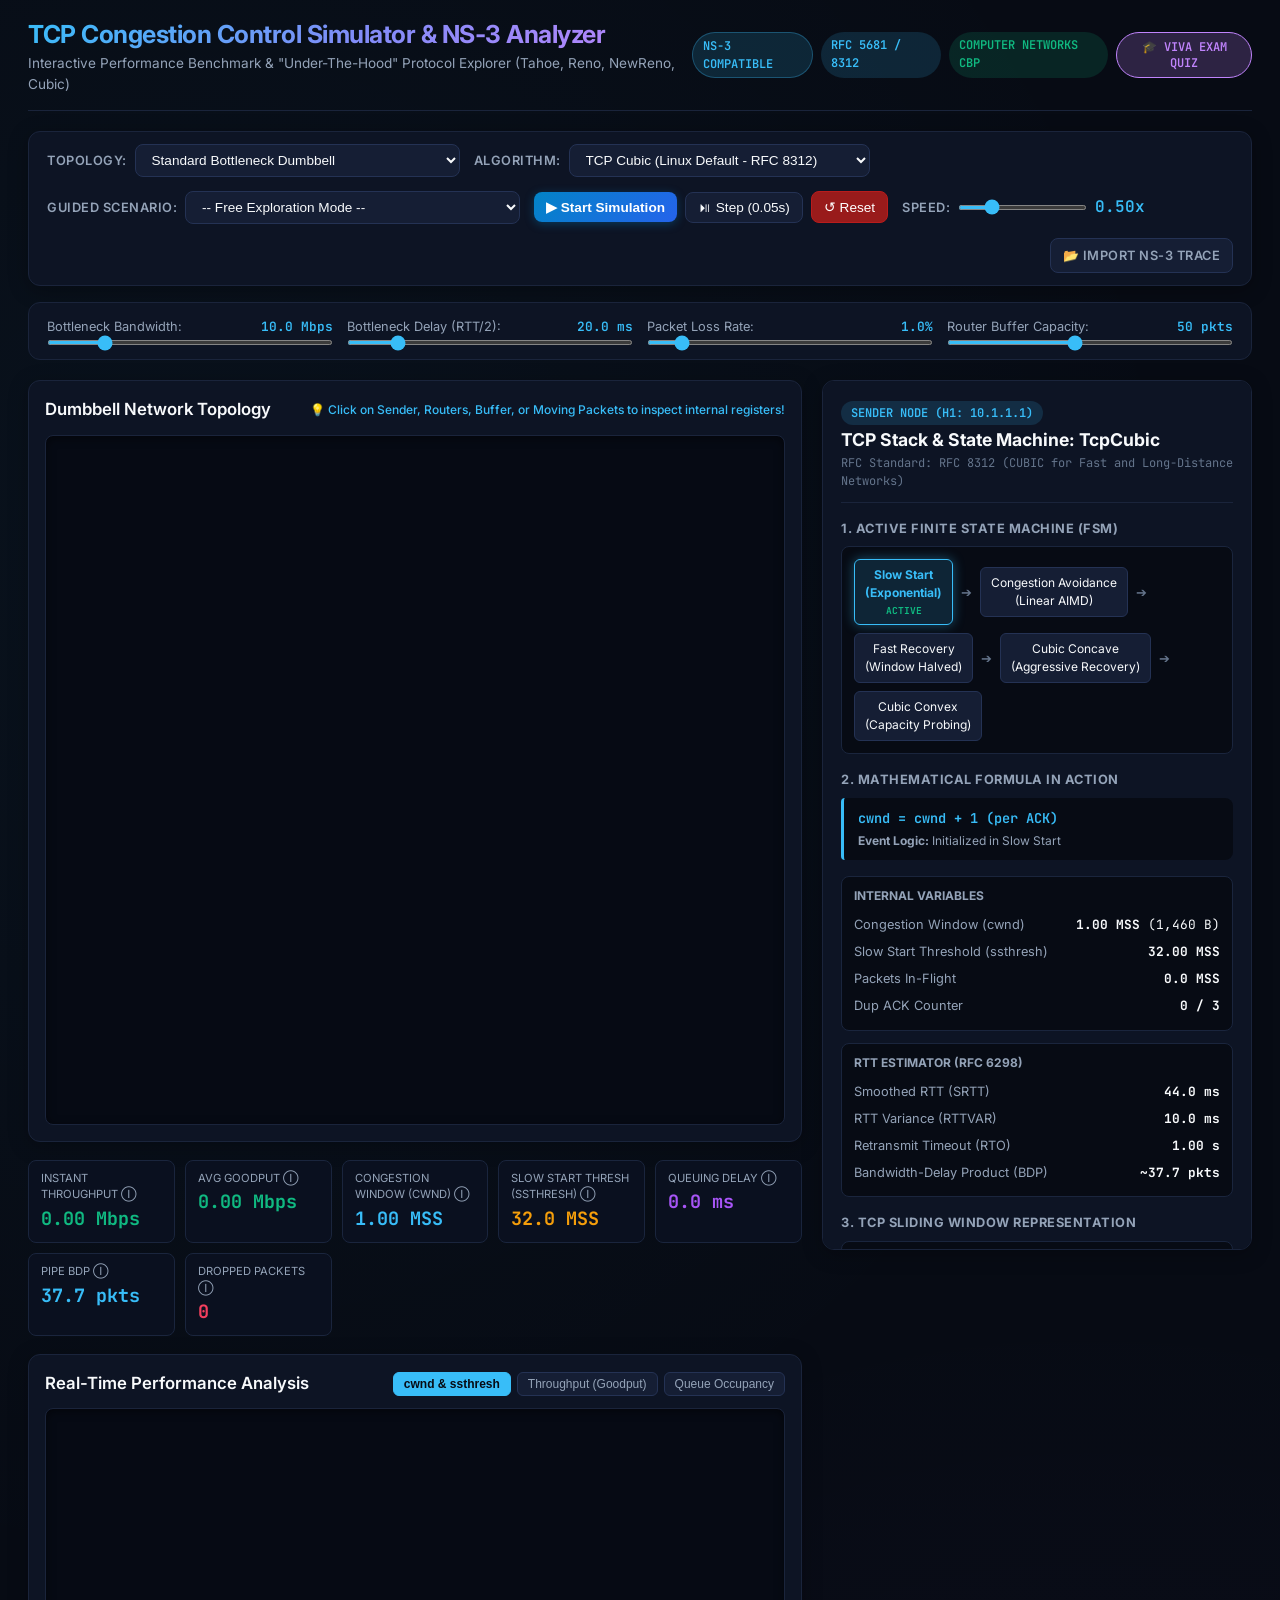
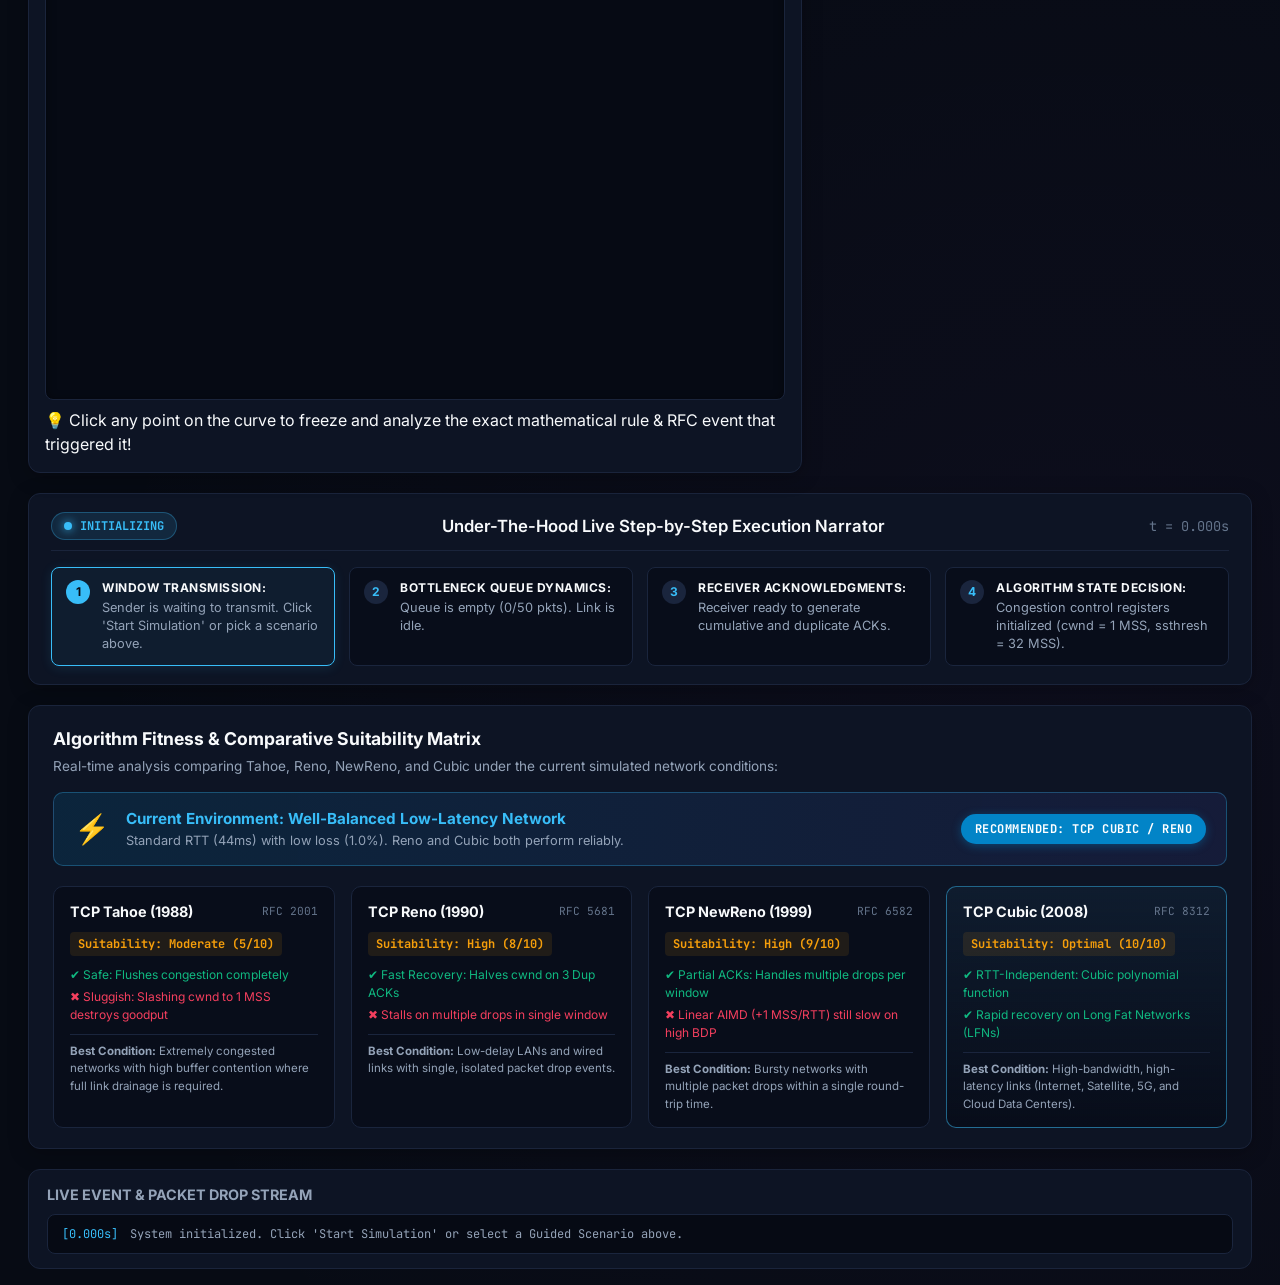
<file: web-simulator/index.html>
<!DOCTYPE html>
<html lang="en">
<head>
    <meta charset="UTF-8">
    <meta name="viewport" content="width=device-width, initial-scale=1.0">
    <title>TCP Congestion Control Simulator & NS-3 Analyzer</title>
    <link rel="stylesheet" href="css/style.css">
    <link rel="preconnect" href="https://fonts.googleapis.com">
    <link rel="preconnect" href="https://fonts.gstatic.com" crossorigin>
    <link href="https://fonts.googleapis.com/css2?family=Inter:wght@400;500;600;700&family=JetBrains+Mono:wght@400;600&display=swap" rel="stylesheet">
</head>
<body>

    <!-- App Header -->
    <header class="app-header">
        <div class="brand-section">
            <h1>TCP Congestion Control Simulator & NS-3 Analyzer</h1>
            <p>Interactive Performance Benchmark & "Under-The-Hood" Protocol Explorer (Tahoe, Reno, NewReno, Cubic)</p>
        </div>
        <div class="header-badges">
            <span class="badge badge-ns3">NS-3 Compatible</span>
            <span class="badge badge-sender">RFC 5681 / 8312</span>
            <span class="badge badge-receiver">Computer Networks CBP</span>
            <button id="btn-open-viva" class="badge badge-viva" style="cursor: pointer; border: 1px solid #c084fc; background: rgba(192, 132, 252, 0.2); color: #c084fc;">🎓 Viva Exam Quiz</button>
        </div>
    </header>

    <!-- Top Simulation Controls -->
    <section class="control-bar">
        <!-- Topology Selector -->
        <div class="control-group">
            <label for="select-topology">Topology:</label>
            <select id="select-topology">
                <option value="dumbbell" selected>Standard Bottleneck Dumbbell</option>
                <option value="multiflow">Dual-Flow Cross Traffic (Fairness Benchmark)</option>
                <option value="wireless">5G / Wireless Last-Mile (Fading Loss)</option>
                <option value="multihop">Multi-Hop Backbone (3-Router Cascade)</option>
            </select>
        </div>

        <!-- Algorithm Selector -->
        <div class="control-group">
            <label for="select-algorithm">Algorithm:</label>
            <select id="select-algorithm">
                <option value="TcpCubic" selected>TCP Cubic (Linux Default - RFC 8312)</option>
                <option value="TcpReno">TCP Reno (Fast Recovery - RFC 5681)</option>
                <option value="TcpNewReno">TCP NewReno (Partial ACKs - RFC 6582)</option>
                <option value="TcpTahoe">TCP Tahoe (1988 Classic - RFC 2001)</option>
            </select>
        </div>

        <!-- Guided Scenario Selector -->
        <div class="control-group">
            <label for="select-scenario">Guided Scenario:</label>
            <select id="select-scenario">
                <option value="custom">-- Free Exploration Mode --</option>
                <option value="fast_retransmit">1. The 3 Duplicate ACK Phenomenon</option>
                <option value="bufferbloat">2. Bufferbloat & The Latency Trap</option>
                <option value="satellite_lfn">3. Satellite Link / Long Fat Network (LFN)</option>
                <option value="tahoe_vs_reno">4. Tahoe vs Reno: The Penalty of Resetting to 1</option>
            </select>
        </div>

        <!-- Action Buttons -->
        <div class="control-group">
            <button id="btn-play" class="btn-action btn-primary">▶ Start Simulation</button>
            <button id="btn-step" class="btn-action">⏯ Step (0.05s)</button>
            <button id="btn-reset" class="btn-action btn-danger">↺ Reset</button>
        </div>

        <!-- Speed Slider with extended range down to 0.05x (ultra slow motion) -->
        <div class="control-group">
            <label for="slider-speed" class="has-tooltip" data-term="sim_speed">Speed:</label>
            <input type="range" id="slider-speed" min="0.05" max="2.0" step="0.05" value="0.5">
            <span id="label-speed" class="slider-val">0.50x</span>
        </div>

        <div class="control-group" style="margin-left: auto;">
            <label for="file-ns3-trace" class="btn-action" style="cursor: pointer;">📂 Import NS-3 Trace</label>
            <input type="file" id="file-ns3-trace" accept=".data,.tr,.txt,.json" style="display: none;">
        </div>
    </section>

    <!-- Network Channel Parameter Sliders -->
    <section class="params-panel">
        <div class="slider-group">
            <div class="slider-header">
                <span class="has-tooltip" data-term="bandwidth">Bottleneck Bandwidth:</span>
                <span id="val-bw" class="slider-val">10.0 Mbps</span>
            </div>
            <input type="range" id="param-bw" min="1" max="50" step="1" value="10">
        </div>

        <div class="slider-group">
            <div class="slider-header">
                <span class="has-tooltip" data-term="delay">Bottleneck Delay (RTT/2):</span>
                <span id="val-delay" class="slider-val">20.0 ms</span>
            </div>
            <input type="range" id="param-delay" min="5" max="100" step="5" value="20">
        </div>

        <div class="slider-group">
            <div class="slider-header">
                <span class="has-tooltip" data-term="loss">Packet Loss Rate:</span>
                <span id="val-loss" class="slider-val">1.0%</span>
            </div>
            <input type="range" id="param-loss" min="0" max="10" step="0.5" value="1.0">
        </div>

        <div class="slider-group">
            <div class="slider-header">
                <span class="has-tooltip" data-term="queue">Router Buffer Capacity:</span>
                <span id="val-queue" class="slider-val">50 pkts</span>
            </div>
            <input type="range" id="param-queue" min="10" max="100" step="5" value="50">
        </div>
    </section>

    <!-- Main Workspace (Simulation Canvas on Left, Under-The-Hood Inspector on Right) -->
    <main class="main-workspace">
        
        <!-- Left: Interactive Topology Canvas + Live Metrics + Graph -->
        <div class="simulation-section">
            
            <!-- Topology Card -->
            <div class="card">
                <div class="card-header">
                    <h2 id="topology-title">Dumbbell Network Topology</h2>
                    <span class="tip">💡 Click on Sender, Routers, Buffer, or Moving Packets to inspect internal registers!</span>
                </div>
                <div class="canvas-wrapper">
                    <canvas id="topology-canvas" height="280"></canvas>
                </div>
            </div>

            <!-- Live Metrics Ribbon with Keywords & Hover Tooltips -->
            <div class="metrics-ribbon">
                <div class="metric-pill has-tooltip" data-term="throughput">
                    <span class="label">Instant Throughput ⓘ</span>
                    <span id="metric-throughput" class="value value-green">0.00 Mbps</span>
                </div>
                <div class="metric-pill has-tooltip" data-term="goodput">
                    <span class="label">Avg Goodput ⓘ</span>
                    <span id="metric-avg-throughput" class="value value-green">0.00 Mbps</span>
                </div>
                <div class="metric-pill has-tooltip" data-term="cwnd">
                    <span class="label">Congestion Window (cwnd) ⓘ</span>
                    <span id="metric-cwnd" class="value">1.00 MSS</span>
                </div>
                <div class="metric-pill has-tooltip" data-term="ssthresh">
                    <span class="label">Slow Start Thresh (ssthresh) ⓘ</span>
                    <span id="metric-ssthresh" class="value value-amber">32.0 MSS</span>
                </div>
                <div class="metric-pill has-tooltip" data-term="qdelay">
                    <span class="label">Queuing Delay ⓘ</span>
                    <span id="metric-qdelay" class="value value-purple">0.0 ms</span>
                </div>
                <div class="metric-pill has-tooltip" data-term="bdp">
                    <span class="label">Pipe BDP ⓘ</span>
                    <span id="metric-bdp" class="value">37.6 pkts</span>
                </div>
                <div class="metric-pill has-tooltip" data-term="drops">
                    <span class="label">Dropped Packets ⓘ</span>
                    <span id="metric-drops" class="value value-rose">0</span>
                </div>
            </div>

            <!-- Interactive Metrics Chart -->
            <div class="card">
                <div class="card-header">
                    <h2>Real-Time Performance Analysis</h2>
                    <div class="chart-tabs">
                        <button class="tab-btn active" data-mode="CWND">cwnd & ssthresh</button>
                        <button class="tab-btn" data-mode="THROUGHPUT">Throughput (Goodput)</button>
                        <button class="tab-btn" data-mode="QUEUE">Queue Occupancy</button>
                    </div>
                </div>
                <div class="canvas-wrapper">
                    <canvas id="chart-canvas" height="240"></canvas>
                </div>
                <span class="tip" style="display: block; margin-top: 8px;">💡 Click any point on the curve to freeze and analyze the exact mathematical rule & RFC event that triggered it!</span>
            </div>

        </div>

        <!-- Right: "Under-The-Hood" Deep-Dive Inspector Panel -->
        <aside class="inspector-panel" id="under-the-hood-panel">
            <!-- Dynamically populated by UnderTheHoodInspector -->
        </aside>

    </main>

    <!-- Step-by-Step Live Simulation Narrator (Point 3) -->
    <section class="narrator-card">
        <div class="narrator-header">
            <div class="narrator-badge">
                <span class="pulse-indicator"></span>
                <span id="narrator-phase-badge">INITIALIZING</span>
            </div>
            <h3>Under-The-Hood Live Step-by-Step Execution Narrator</h3>
            <span class="narrator-time" id="narrator-clock">t = 0.000s</span>
        </div>
        <div class="narrator-body">
            <div class="narrator-steps" id="narrator-steps-container">
                <div class="narrator-step active">
                    <div class="step-num">1</div>
                    <div class="step-content">
                        <strong>Window Transmission:</strong>
                        <span id="narrator-step-1">Sender is waiting to transmit. Click 'Start Simulation' or pick a scenario above.</span>
                    </div>
                </div>
                <div class="narrator-step">
                    <div class="step-num">2</div>
                    <div class="step-content">
                        <strong>Bottleneck Queue Dynamics:</strong>
                        <span id="narrator-step-2">Queue is empty (0/50 pkts). Link is idle.</span>
                    </div>
                </div>
                <div class="narrator-step">
                    <div class="step-num">3</div>
                    <div class="step-content">
                        <strong>Receiver Acknowledgments:</strong>
                        <span id="narrator-step-3">Receiver ready to generate cumulative and duplicate ACKs.</span>
                    </div>
                </div>
                <div class="narrator-step">
                    <div class="step-num">4</div>
                    <div class="step-content">
                        <strong>Algorithm State Decision:</strong>
                        <span id="narrator-step-4">Congestion control registers initialized (cwnd = 1 MSS, ssthresh = 32 MSS).</span>
                    </div>
                </div>
            </div>
        </div>
    </section>

    <!-- Dynamic Model Comparison & Environmental Fitness Footer (Point 4) -->
    <section class="model-comparison-footer">
        <div class="footer-section-header">
            <h3>Algorithm Fitness & Comparative Suitability Matrix</h3>
            <p>Real-time analysis comparing Tahoe, Reno, NewReno, and Cubic under the current simulated network conditions:</p>
        </div>

        <!-- Real-Time Environmental Diagnosis Banner -->
        <div class="diagnosis-banner" id="diagnosis-banner">
            <div class="diag-icon">⚡</div>
            <div class="diag-text">
                <h4 id="diag-title">Current Environment: Standard Low-Latency Bottleneck Link</h4>
                <p id="diag-desc">Analyzing network parameters...</p>
            </div>
            <div class="diag-recommendation" id="diag-badge">
                RECOMMENDED: TCP CUBIC
            </div>
        </div>

        <!-- Model Comparison Cards Grid -->
        <div class="comparison-cards-grid">
            <!-- Tahoe Card -->
            <div class="model-card" id="card-tahoe">
                <div class="mc-header">
                    <h4>TCP Tahoe (1988)</h4>
                    <span class="mc-rfc">RFC 2001</span>
                </div>
                <div class="mc-score" id="score-tahoe">Suitability: Poor</div>
                <div class="mc-pros-cons">
                    <div class="mc-pro">✔ Safe: Flushes congestion completely</div>
                    <div class="mc-con">✖ Sluggish: Slashing cwnd to 1 MSS destroys goodput</div>
                </div>
                <div class="mc-best-for">
                    <strong>Best Condition:</strong> Extremely congested networks with high buffer contention where full link drainage is required.
                </div>
            </div>

            <!-- Reno Card -->
            <div class="model-card" id="card-reno">
                <div class="mc-header">
                    <h4>TCP Reno (1990)</h4>
                    <span class="mc-rfc">RFC 5681</span>
                </div>
                <div class="mc-score" id="score-reno">Suitability: Moderate</div>
                <div class="mc-pros-cons">
                    <div class="mc-pro">✔ Fast Recovery: Halves cwnd on 3 Dup ACKs</div>
                    <div class="mc-con">✖ Stalls on multiple drops in single window</div>
                </div>
                <div class="mc-best-for">
                    <strong>Best Condition:</strong> Low-delay LANs and wired links with single, isolated packet drop events.
                </div>
            </div>

            <!-- NewReno Card -->
            <div class="model-card" id="card-newreno">
                <div class="mc-header">
                    <h4>TCP NewReno (1999)</h4>
                    <span class="mc-rfc">RFC 6582</span>
                </div>
                <div class="mc-score" id="score-newreno">Suitability: High</div>
                <div class="mc-pros-cons">
                    <div class="mc-pro">✔ Partial ACKs: Handles multiple drops per window</div>
                    <div class="mc-con">✖ Linear AIMD (+1 MSS/RTT) still slow on high BDP</div>
                </div>
                <div class="mc-best-for">
                    <strong>Best Condition:</strong> Bursty networks with multiple packet drops within a single round-trip time.
                </div>
            </div>

            <!-- Cubic Card -->
            <div class="model-card featured" id="card-cubic">
                <div class="mc-header">
                    <h4>TCP Cubic (2008)</h4>
                    <span class="mc-rfc">RFC 8312</span>
                </div>
                <div class="mc-score" id="score-cubic">Suitability: Optimal</div>
                <div class="mc-pros-cons">
                    <div class="mc-pro">✔ RTT-Independent: Cubic polynomial function</div>
                    <div class="mc-pro">✔ Rapid recovery on Long Fat Networks (LFNs)</div>
                </div>
                <div class="mc-best-for">
                    <strong>Best Condition:</strong> High-bandwidth, high-latency links (Internet, Satellite, 5G, and Cloud Data Centers).
                </div>
            </div>
        </div>
    </section>

    <!-- Bottom Event Log -->
    <section class="event-log-container">
        <h3>Live Event & Packet Drop Stream</h3>
        <div class="log-stream" id="event-log-stream">
            <div class="log-entry">
                <span class="log-time">[0.000s]</span>
                <span class="log-INFO">System initialized. Click 'Start Simulation' or select a Guided Scenario above.</span>
            </div>
        </div>
    </section>

    <!-- Keyword Tooltip Popup Element -->
    <div id="keyword-tooltip-card" class="keyword-tooltip-card" style="display: none;">
        <h4 id="tt-title">Keyword</h4>
        <div id="tt-formula" class="tt-formula"></div>
        <p id="tt-def">Definition</p>
        <div id="tt-context" class="tt-context"></div>
    </div>

    <!-- Application Script Module -->
    <script type="module" src="js/app.js"></script>
</body>
</html>
</file>
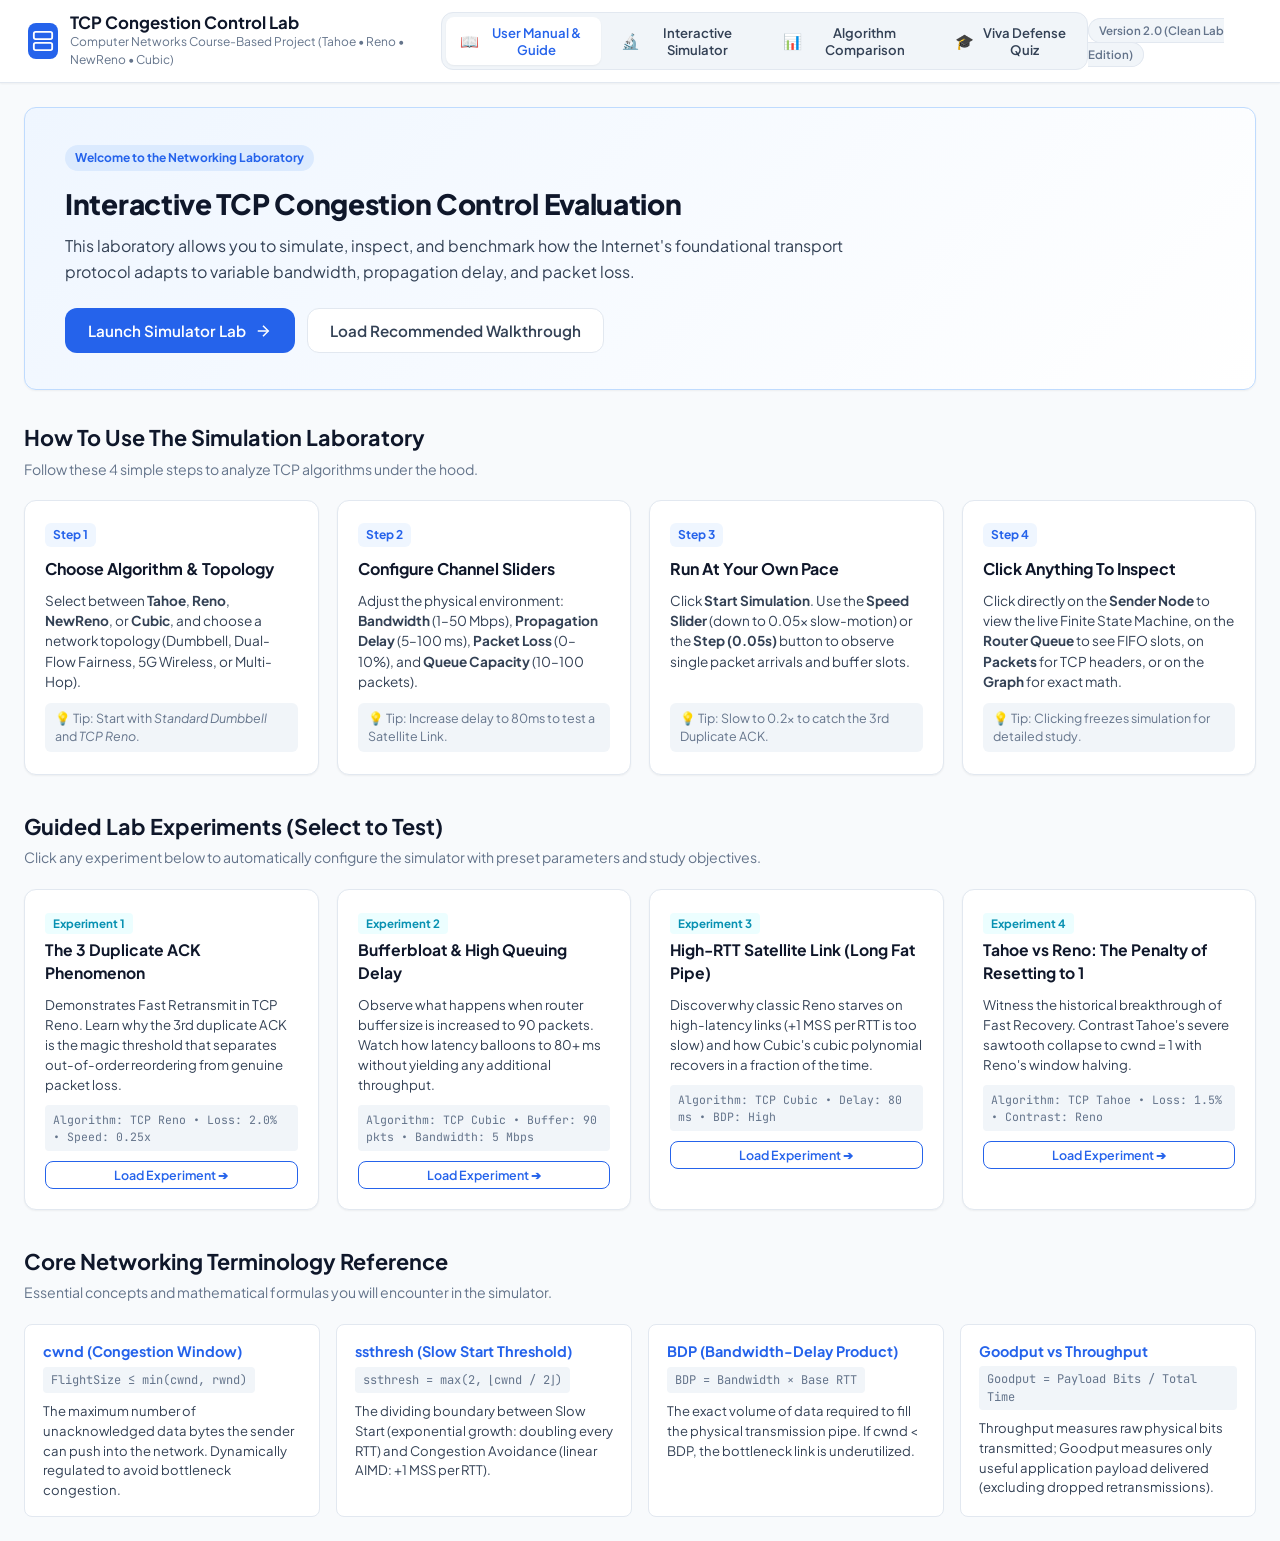
<file: v2/web-simulator/index.html>
<!DOCTYPE html>
<html lang="en">
<head>
    <meta charset="UTF-8">
    <meta name="viewport" content="width=device-width, initial-scale=1.0">
    <title>TCP Congestion Control Laboratory & Protocol Explorer</title>
    <link rel="stylesheet" href="css/style.css">
    <link rel="preconnect" href="https://fonts.googleapis.com">
    <link rel="preconnect" href="https://fonts.gstatic.com" crossorigin>
    <link href="https://fonts.googleapis.com/css2?family=Plus+Jakarta+Sans:wght@400;500;600;700&family=JetBrains+Mono:wght@400;500;600&display=swap" rel="stylesheet">
</head>
<body>

    <!-- Top Navigation & Brand Header -->
    <header class="app-navbar">
        <div class="nav-brand">
            <div class="brand-logo">
                <svg width="22" height="22" viewBox="0 0 24 24" fill="none" stroke="currentColor" stroke-width="2">
                    <rect x="2" y="2" width="20" height="8" rx="2" ry="2"></rect>
                    <rect x="2" y="14" width="20" height="8" rx="2" ry="2"></rect>
                    <line x1="6" y1="6" x2="6.01" y2="6"></line>
                    <line x1="6" y1="18" x2="6.01" y2="18"></line>
                </svg>
            </div>
            <div class="brand-text">
                <div class="brand-title">TCP Congestion Control Lab</div>
                <div class="brand-subtitle">Computer Networks Course-Based Project (Tahoe • Reno • NewReno • Cubic)</div>
            </div>
        </div>

        <!-- Primary Section Tabs -->
        <nav class="nav-tabs">
            <button class="nav-tab active" data-view="manual">
                <span class="tab-icon">📖</span>
                <span>User Manual & Guide</span>
            </button>
            <button class="nav-tab" data-view="simulator">
                <span class="tab-icon">🔬</span>
                <span>Interactive Simulator</span>
            </button>
            <button class="nav-tab" data-view="comparison">
                <span class="tab-icon">📊</span>
                <span>Algorithm Comparison</span>
            </button>
            <button class="nav-tab" data-view="viva">
                <span class="tab-icon">🎓</span>
                <span>Viva Defense Quiz</span>
            </button>
        </nav>

        <div class="nav-actions">
            <span class="version-tag">Version 2.0 (Clean Lab Edition)</span>
        </div>
    </header>

    <!-- Main Container -->
    <div class="app-container">

        <!-- ============================================================== -->
        <!-- VIEW 1: USER MANUAL & STEP-BY-STEP LAB GUIDE (Default View) -->
        <!-- ============================================================== -->
        <section id="view-manual" class="app-view active">
            
            <div class="manual-hero">
                <div class="hero-badge">Welcome to the Networking Laboratory</div>
                <h2>Interactive TCP Congestion Control Evaluation</h2>
                <p>This laboratory allows you to simulate, inspect, and benchmark how the Internet's foundational transport protocol adapts to variable bandwidth, propagation delay, and packet loss.</p>
                <div class="hero-actions">
                    <button class="btn btn-primary btn-lg" id="btn-goto-simulator">
                        <span>Launch Simulator Lab</span>
                        <svg width="18" height="18" viewBox="0 0 24 24" fill="none" stroke="currentColor" stroke-width="2"><line x1="5" y1="12" x2="19" y2="12"></line><polyline points="12 5 19 12 12 19"></polyline></svg>
                    </button>
                    <button class="btn btn-secondary btn-lg" id="btn-quick-scenario">
                        <span>Load Recommended Walkthrough</span>
                    </button>
                </div>
            </div>

            <!-- How It Works: 4 Step Guide -->
            <div class="section-heading">
                <h3>How To Use The Simulation Laboratory</h3>
                <p>Follow these 4 simple steps to analyze TCP algorithms under the hood.</p>
            </div>

            <div class="guide-steps-grid">
                <div class="guide-step-card">
                    <div class="step-badge">Step 1</div>
                    <h4>Choose Algorithm & Topology</h4>
                    <p>Select between <strong>Tahoe</strong>, <strong>Reno</strong>, <strong>NewReno</strong>, or <strong>Cubic</strong>, and choose a network topology (Dumbbell, Dual-Flow Fairness, 5G Wireless, or Multi-Hop).</p>
                    <div class="step-hint">💡 Tip: Start with <em>Standard Dumbbell</em> and <em>TCP Reno</em>.</div>
                </div>

                <div class="guide-step-card">
                    <div class="step-badge">Step 2</div>
                    <h4>Configure Channel Sliders</h4>
                    <p>Adjust the physical environment: <strong>Bandwidth</strong> (1–50 Mbps), <strong>Propagation Delay</strong> (5–100 ms), <strong>Packet Loss</strong> (0–10%), and <strong>Queue Capacity</strong> (10–100 packets).</p>
                    <div class="step-hint">💡 Tip: Increase delay to 80ms to test a Satellite Link.</div>
                </div>

                <div class="guide-step-card">
                    <div class="step-badge">Step 3</div>
                    <h4>Run At Your Own Pace</h4>
                    <p>Click <strong>Start Simulation</strong>. Use the <strong>Speed Slider</strong> (down to 0.05x slow-motion) or the <strong>Step (0.05s)</strong> button to observe single packet arrivals and buffer slots.</p>
                    <div class="step-hint">💡 Tip: Slow to 0.2x to catch the 3rd Duplicate ACK.</div>
                </div>

                <div class="guide-step-card">
                    <div class="step-badge">Step 4</div>
                    <h4>Click Anything To Inspect</h4>
                    <p>Click directly on the <strong>Sender Node</strong> to view the live Finite State Machine, on the <strong>Router Queue</strong> to see FIFO slots, on <strong>Packets</strong> for TCP headers, or on the <strong>Graph</strong> for exact math.</p>
                    <div class="step-hint">💡 Tip: Clicking freezes simulation for detailed study.</div>
                </div>
            </div>

            <!-- Pre-Configured Educational Scenarios -->
            <div class="section-heading" style="margin-top: 36px;">
                <h3>Guided Lab Experiments (Select to Test)</h3>
                <p>Click any experiment below to automatically configure the simulator with preset parameters and study objectives.</p>
            </div>

            <div class="scenarios-grid">
                <div class="scenario-card" data-preset="fast_retransmit">
                    <div class="sc-header">
                        <span class="sc-tag">Experiment 1</span>
                        <h4>The 3 Duplicate ACK Phenomenon</h4>
                    </div>
                    <p>Demonstrates Fast Retransmit in TCP Reno. Learn why the 3rd duplicate ACK is the magic threshold that separates out-of-order reordering from genuine packet loss.</p>
                    <div class="sc-meta">Algorithm: TCP Reno • Loss: 2.0% • Speed: 0.25x</div>
                    <button class="btn btn-outline btn-sm">Load Experiment ➔</button>
                </div>

                <div class="scenario-card" data-preset="bufferbloat">
                    <div class="sc-header">
                        <span class="sc-tag">Experiment 2</span>
                        <h4>Bufferbloat & High Queuing Delay</h4>
                    </div>
                    <p>Observe what happens when router buffer size is increased to 90 packets. Watch how latency balloons to 80+ ms without yielding any additional throughput.</p>
                    <div class="sc-meta">Algorithm: TCP Cubic • Buffer: 90 pkts • Bandwidth: 5 Mbps</div>
                    <button class="btn btn-outline btn-sm">Load Experiment ➔</button>
                </div>

                <div class="scenario-card" data-preset="satellite_lfn">
                    <div class="sc-header">
                        <span class="sc-tag">Experiment 3</span>
                        <h4>High-RTT Satellite Link (Long Fat Pipe)</h4>
                    </div>
                    <p>Discover why classic Reno starves on high-latency links (+1 MSS per RTT is too slow) and how Cubic's cubic polynomial recovers in a fraction of the time.</p>
                    <div class="sc-meta">Algorithm: TCP Cubic • Delay: 80 ms • BDP: High</div>
                    <button class="btn btn-outline btn-sm">Load Experiment ➔</button>
                </div>

                <div class="scenario-card" data-preset="tahoe_vs_reno">
                    <div class="sc-header">
                        <span class="sc-tag">Experiment 4</span>
                        <h4>Tahoe vs Reno: The Penalty of Resetting to 1</h4>
                    </div>
                    <p>Witness the historical breakthrough of Fast Recovery. Contrast Tahoe's severe sawtooth collapse to cwnd = 1 with Reno's window halving.</p>
                    <div class="sc-meta">Algorithm: TCP Tahoe • Loss: 1.5% • Contrast: Reno</div>
                    <button class="btn btn-outline btn-sm">Load Experiment ➔</button>
                </div>
            </div>

            <!-- Key Terminology Quick Reference -->
            <div class="section-heading" style="margin-top: 36px;">
                <h3>Core Networking Terminology Reference</h3>
                <p>Essential concepts and mathematical formulas you will encounter in the simulator.</p>
            </div>

            <div class="terms-grid">
                <div class="term-card">
                    <div class="term-title">cwnd (Congestion Window)</div>
                    <div class="term-formula">FlightSize ≤ min(cwnd, rwnd)</div>
                    <p>The maximum number of unacknowledged data bytes the sender can push into the network. Dynamically regulated to avoid bottleneck congestion.</p>
                </div>
                <div class="term-card">
                    <div class="term-title">ssthresh (Slow Start Threshold)</div>
                    <div class="term-formula">ssthresh = max(2, ⌊cwnd / 2⌋)</div>
                    <p>The dividing boundary between Slow Start (exponential growth: doubling every RTT) and Congestion Avoidance (linear AIMD: +1 MSS per RTT).</p>
                </div>
                <div class="term-card">
                    <div class="term-title">BDP (Bandwidth-Delay Product)</div>
                    <div class="term-formula">BDP = Bandwidth × Base RTT</div>
                    <p>The exact volume of data required to fill the physical transmission pipe. If cwnd &lt; BDP, the bottleneck link is underutilized.</p>
                </div>
                <div class="term-card">
                    <div class="term-title">Goodput vs Throughput</div>
                    <div class="term-formula">Goodput = Payload Bits / Total Time</div>
                    <p>Throughput measures raw physical bits transmitted; Goodput measures only useful application payload delivered (excluding dropped retransmissions).</p>
                </div>
            </div>

        </section>


        <!-- ============================================================== -->
        <!-- VIEW 2: INTERACTIVE SIMULATOR (Uncluttered, Clean Layout) -->
        <!-- ============================================================== -->
        <section id="view-simulator" class="app-view">

            <!-- Interactive Guide Banner (Provides clear context on what to do) -->
            <div class="lab-guide-banner" id="lab-guide-banner">
                <div class="lgb-icon">💡</div>
                <div class="lgb-text">
                    <strong id="guide-banner-title">Guided Tour: Ready to Simulate</strong>
                    <span id="guide-banner-desc">Select an algorithm and click <strong>Start Simulation</strong>. You can adjust channel sliders anytime to observe real-time adaptation.</span>
                </div>
                <button class="btn btn-sm btn-outline" id="btn-dismiss-guide">Got It</button>
            </div>

            <!-- Top Simulation Control Panel -->
            <div class="sim-control-panel">
                <div class="ctrl-row-primary">
                    <div class="ctrl-field">
                        <label for="select-algorithm">TCP Algorithm</label>
                        <select id="select-algorithm" class="form-select">
                            <option value="TcpCubic" selected>TCP Cubic (RFC 8312 - Linux Default)</option>
                            <option value="TcpReno">TCP Reno (RFC 5681 - Fast Recovery)</option>
                            <option value="TcpNewReno">TCP NewReno (RFC 6582 - Partial ACKs)</option>
                            <option value="TcpTahoe">TCP Tahoe (RFC 2001 - 1988 Classic)</option>
                        </select>
                    </div>

                    <div class="ctrl-field">
                        <label for="select-topology">Network Topology</label>
                        <select id="select-topology" class="form-select">
                            <option value="dumbbell" selected>Standard Bottleneck Dumbbell</option>
                            <option value="multiflow">Dual-Flow Cross Traffic (TCP Fairness)</option>
                            <option value="wireless">5G Wireless Last-Mile (Fading Loss)</option>
                            <option value="multihop">Multi-Hop Backbone (3-Router Cascade)</option>
                        </select>
                    </div>

                    <div class="ctrl-actions">
                        <button id="btn-play" class="btn btn-primary">
                            <span id="play-icon">▶</span>
                            <span id="play-text">Start Simulation</span>
                        </button>
                        <button id="btn-step" class="btn btn-secondary">⏯ Step (0.05s)</button>
                        <button id="btn-reset" class="btn btn-secondary">↺ Reset</button>
                    </div>

                    <div class="ctrl-speed">
                        <label for="slider-speed">Simulation Speed: <strong id="label-speed" class="mono">0.50x</strong></label>
                        <input type="range" id="slider-speed" min="0.05" max="2.0" step="0.05" value="0.5">
                    </div>
                </div>

                <!-- Channel Parameter Sliders Row -->
                <div class="ctrl-row-sliders">
                    <div class="slider-box has-tooltip" data-term="bandwidth">
                        <div class="sb-header">
                            <span>Bottleneck Bandwidth</span>
                            <span id="val-bw" class="sb-val">10.0 Mbps</span>
                        </div>
                        <input type="range" id="param-bw" min="1" max="50" step="1" value="10">
                    </div>

                    <div class="slider-box has-tooltip" data-term="delay">
                        <div class="sb-header">
                            <span>One-Way Delay (RTT/2)</span>
                            <span id="val-delay" class="sb-val">20.0 ms</span>
                        </div>
                        <input type="range" id="param-delay" min="5" max="100" step="5" value="20">
                    </div>

                    <div class="slider-box has-tooltip" data-term="loss">
                        <div class="sb-header">
                            <span>Packet Loss Rate</span>
                            <span id="val-loss" class="sb-val">1.0%</span>
                        </div>
                        <input type="range" id="param-loss" min="0" max="10" step="0.5" value="1.0">
                    </div>

                    <div class="slider-box has-tooltip" data-term="queue">
                        <div class="sb-header">
                            <span>Router Buffer Size</span>
                            <span id="val-queue" class="sb-val">50 pkts</span>
                        </div>
                        <input type="range" id="param-queue" min="10" max="100" step="5" value="50">
                    </div>
                </div>
            </div>

            <!-- Main Stage: Canvas + Metrics Row + Live Explainer -->
            <div class="sim-stage-container">
                
                <!-- Topology Canvas Box -->
                <div class="canvas-card">
                    <div class="card-bar">
                        <div class="card-title">
                            <span class="status-dot online"></span>
                            <span id="topology-title">Standard Bottleneck Dumbbell</span>
                        </div>
                        <div class="card-actions">
                            <span class="hint-text">💡 Click on any device, router buffer, or in-flight packet to inspect internal state</span>
                        </div>
                    </div>
                    <div class="canvas-viewport">
                        <canvas id="topology-canvas" height="260"></canvas>
                    </div>
                </div>

                <!-- Clean 5-Metric Performance Cards -->
                <div class="metrics-row">
                    <div class="metric-card has-tooltip" data-term="cwnd">
                        <span class="mc-label">Congestion Window</span>
                        <div class="mc-val-group">
                            <span id="metric-cwnd" class="mc-number">1.00</span>
                            <span class="mc-unit">MSS</span>
                        </div>
                        <span class="mc-sub">Threshold: <strong id="metric-ssthresh">32.0</strong> MSS</span>
                    </div>

                    <div class="metric-card has-tooltip" data-term="goodput">
                        <span class="mc-label">Average Goodput</span>
                        <div class="mc-val-group">
                            <span id="metric-avg-throughput" class="mc-number text-teal">0.00</span>
                            <span class="mc-unit">Mbps</span>
                        </div>
                        <span class="mc-sub">Instant: <span id="metric-throughput">0.00</span> Mbps</span>
                    </div>

                    <div class="metric-card has-tooltip" data-term="qdelay">
                        <span class="mc-label">Queuing Delay</span>
                        <div class="mc-val-group">
                            <span id="metric-qdelay" class="mc-number">0.0</span>
                            <span class="mc-unit">ms</span>
                        </div>
                        <span class="mc-sub">Buffer Latency</span>
                    </div>

                    <div class="metric-card has-tooltip" data-term="bdp">
                        <span class="mc-label">Pipe BDP</span>
                        <div class="mc-val-group">
                            <span id="metric-bdp" class="mc-number">37.6</span>
                            <span class="mc-unit">pkts</span>
                        </div>
                        <span class="mc-sub">Capacity Limit</span>
                    </div>

                    <div class="metric-card has-tooltip" data-term="drops">
                        <span class="mc-label">Packets Dropped</span>
                        <div class="mc-val-group">
                            <span id="metric-drops" class="mc-number text-rose">0</span>
                            <span class="mc-unit">pkts</span>
                        </div>
                        <span class="mc-sub">DropTail / Error</span>
                    </div>
                </div>

                <!-- Real-Time Performance Chart -->
                <div class="chart-card">
                    <div class="card-bar">
                        <div class="card-title">Real-Time Performance Curves</div>
                        <div class="chart-mode-buttons">
                            <button class="btn-tab active" data-mode="CWND">cwnd & ssthresh</button>
                            <button class="btn-tab" data-mode="THROUGHPUT">Throughput (Goodput)</button>
                            <button class="btn-tab" data-mode="QUEUE">Queue Occupancy</button>
                        </div>
                    </div>
                    <div class="chart-viewport">
                        <canvas id="chart-canvas" height="230"></canvas>
                    </div>
                    <div class="chart-footer-note">
                        💡 Click anywhere on the curve to freeze simulation and view the exact mathematical formula that fired at that second.
                    </div>
                </div>

                <!-- Live Step-by-Step Narrator (Organized & Uncluttered) -->
                <div class="narrator-panel">
                    <div class="narrator-head">
                        <div class="nh-title">
                            <span class="pulse-indicator"></span>
                            <span>Live Step-by-Step Execution Narrator</span>
                        </div>
                        <div class="nh-meta">
                            <span class="phase-pill" id="narrator-phase-badge">SLOW START</span>
                            <span class="clock-pill" id="narrator-clock">t = 0.000s</span>
                        </div>
                    </div>
                    <div class="narrator-steps-row">
                        <div class="n-step-box">
                            <div class="n-step-label">1. Window Transmission</div>
                            <div class="n-step-text" id="narrator-step-1">Sender initialized. Waiting to push packets into pipe.</div>
                        </div>
                        <div class="n-step-box">
                            <div class="n-step-label">2. Buffer & Queue</div>
                            <div class="n-step-text" id="narrator-step-2">Bottleneck queue is idle (0/50 pkts). 0.0ms queuing delay.</div>
                        </div>
                        <div class="n-step-box">
                            <div class="n-step-label">3. Receiver ACKs</div>
                            <div class="n-step-text" id="narrator-step-3">Receiver sink ready for in-order cumulative ACKs.</div>
                        </div>
                        <div class="n-step-box">
                            <div class="n-step-label">4. State Decision</div>
                            <div class="n-step-text" id="narrator-step-4">Initialized in Slow Start. cwnd = 1 MSS.</div>
                        </div>
                    </div>
                </div>

            </div>

            <!-- "Under-the-Hood" Inspector Modal / Flyout (Appears cleanly when clicked) -->
            <div id="inspector-overlay" class="inspector-overlay" style="display: none;">
                <div class="inspector-modal">
                    <div class="im-header">
                        <h3 id="im-title">Device Register Inspection</h3>
                        <button class="btn-close" id="btn-close-inspector">✕</button>
                    </div>
                    <div class="im-body" id="under-the-hood-panel">
                        <!-- Populated dynamically when clicking elements -->
                    </div>
                </div>
            </div>

        </section>


        <!-- ============================================================== -->
        <!-- VIEW 3: ALGORITHM BENCHMARK & COMPARISON MATRIX -->
        <!-- ============================================================== -->
        <section id="view-comparison" class="app-view">
            
            <div class="section-heading">
                <h2>TCP Congestion Control Comparative Benchmark</h2>
                <p>Detailed performance contrast across Tahoe, Reno, NewReno, and Cubic under identical bottleneck conditions.</p>
            </div>

            <!-- Environmental Match Banner -->
            <div class="diagnosis-banner-clean" id="diagnosis-banner">
                <div class="dbc-icon">⚙️</div>
                <div class="dbc-body">
                    <h4 id="diag-title">Current Environment Evaluation: Standard Bottleneck Link</h4>
                    <p id="diag-desc">Analyzing Bandwidth (10 Mbps), Delay (20 ms), and Loss Rate (1.0%)...</p>
                </div>
                <div class="dbc-badge" id="diag-badge">RECOMMENDED: TCP CUBIC</div>
            </div>

            <!-- Comparison Table -->
            <div class="comparison-table-wrapper">
                <table class="benchmark-table">
                    <thead>
                        <tr>
                            <th>Algorithm</th>
                            <th>RFC Standard</th>
                            <th>Reaction to 3 Dup ACKs</th>
                            <th>Reaction to Timeout</th>
                            <th>Window Growth Model</th>
                            <th>Best Network Scenario</th>
                        </tr>
                    </thead>
                    <tbody>
                        <tr id="row-tahoe">
                            <td><strong>TCP Tahoe</strong></td>
                            <td><span class="badge-tag">RFC 2001 (1988)</span></td>
                            <td class="text-rose">Slashing to cwnd = 1 MSS; enters Slow Start</td>
                            <td class="text-rose">Slashing to cwnd = 1 MSS</td>
                            <td>Linear AIMD (+1 MSS / RTT)</td>
                            <td>High buffer contention requiring complete queue flush</td>
                        </tr>
                        <tr id="row-reno">
                            <td><strong>TCP Reno</strong></td>
                            <td><span class="badge-tag">RFC 5681 (1990)</span></td>
                            <td class="text-teal">Fast Recovery: cwnd = ssthresh + 3</td>
                            <td class="text-rose">Slashing to cwnd = 1 MSS</td>
                            <td>Linear AIMD (+1 MSS / RTT)</td>
                            <td>Low-delay LANs with isolated single-packet loss events</td>
                        </tr>
                        <tr id="row-newreno">
                            <td><strong>TCP NewReno</strong></td>
                            <td><span class="badge-tag">RFC 6582 (1999)</span></td>
                            <td class="text-teal">Partial ACKs: Stays in recovery for multiple drops</td>
                            <td class="text-rose">Slashing to cwnd = 1 MSS</td>
                            <td>Linear AIMD (+1 MSS / RTT)</td>
                            <td>Bursty networks with multiple packet drops per window</td>
                        </tr>
                        <tr id="row-cubic" class="highlight-row">
                            <td><strong>TCP Cubic</strong></td>
                            <td><span class="badge-tag">RFC 8312 (2008)</span></td>
                            <td class="text-teal">W_max = cwnd; ssthresh = 0.7 × cwnd</td>
                            <td class="text-rose">Slashing to cwnd = 1 MSS; K recalculation</td>
                            <td><strong>Cubic polynomial of elapsed time t:</strong> W(t) = C(t-K)³ + W_max</td>
                            <td><strong>Modern Internet, High-BDP Satellite, 5G, & Cloud Data Centers</strong></td>
                        </tr>
                    </tbody>
                </table>
            </div>

            <!-- 4 Model Cards -->
            <div class="comparison-cards-grid" style="margin-top: 24px;">
                <div class="model-summary-card" id="card-tahoe">
                    <div class="msc-top">
                        <h4>TCP Tahoe</h4>
                        <span class="msc-score" id="score-tahoe">Suitability: Poor</span>
                    </div>
                    <p>The original congestion control standard. Flushes network congestion safely, but causes severe throughput dips by dropping cwnd to 1 MSS on any loss.</p>
                </div>
                <div class="model-summary-card" id="card-reno">
                    <div class="msc-top">
                        <h4>TCP Reno</h4>
                        <span class="msc-score" id="score-reno">Suitability: Moderate</span>
                    </div>
                    <p>Introduced Fast Retransmit and Fast Recovery. Skips Slow Start on 3 duplicate ACKs, preserving packet clocking on low-delay links.</p>
                </div>
                <div class="model-summary-card" id="card-newreno">
                    <div class="msc-top">
                        <h4>TCP NewReno</h4>
                        <span class="msc-score" id="score-newreno">Suitability: High</span>
                    </div>
                    <p>Addresses Reno's inability to handle multiple packet losses in a single window by using Partial ACKs to trigger successive retransmissions.</p>
                </div>
                <div class="model-summary-card featured" id="card-cubic">
                    <div class="msc-top">
                        <h4>TCP Cubic (Default)</h4>
                        <span class="msc-score" id="score-cubic">Suitability: Optimal</span>
                    </div>
                    <p>Autonomous cubic polynomial window scaling independent of RTT. Recovers up to 2.5x faster than Reno on high-delay Long Fat Networks.</p>
                </div>
            </div>

        </section>


        <!-- ============================================================== -->
        <!-- VIEW 4: VIVA & ORAL EXAM PREPARATION -->
        <!-- ============================================================== -->
        <section id="view-viva" class="app-view">
            
            <div class="section-heading">
                <h2>Computer Networks Viva Defense Quiz</h2>
                <p>Interactive questions commonly asked by professors and evaluators during course project reviews.</p>
            </div>

            <div class="viva-container" id="viva-quiz-container">
                <!-- Populated dynamically from viva_questions.js -->
            </div>

        </section>

    </div>

    <!-- Keyword Hover Tooltip Popup -->
    <div id="keyword-tooltip-card" class="keyword-tooltip-card" style="display: none;">
        <h4 id="tt-title">Keyword</h4>
        <div id="tt-formula" class="tt-formula"></div>
        <p id="tt-def">Definition</p>
        <div id="tt-context" class="tt-context"></div>
    </div>

    <!-- Application Script Module -->
    <script type="module" src="js/app.js"></script>
</body>
</html>
</file>
<file: web-simulator/css/style.css>
:root {
    --bg-primary: #070b14;
    --bg-card: #0d1424;
    --bg-card-hover: #151e36;
    --border-color: #1a243b;
    --border-focus: #38bdf8;
    --text-main: #f8fafc;
    --text-muted: #94a3b8;
    --text-dim: #64748b;
    --accent-blue: #38bdf8;
    --accent-indigo: #6366f1;
    --accent-purple: #a855f7;
    --accent-green: #10b981;
    --accent-amber: #f59e0b;
    --accent-rose: #f43f5e;
    --accent-pink: #ec4899;
    --font-sans: 'Inter', -apple-system, BlinkMacSystemFont, "Segoe UI", Roboto, sans-serif;
    --font-mono: 'JetBrains Mono', 'Fira Code', Menlo, Consolas, monospace;
}

* {
    box-sizing: border-box;
    margin: 0;
    padding: 0;
}

body {
    background-color: var(--bg-primary);
    background-image: 
        radial-gradient(circle at 15% 20%, rgba(56, 189, 248, 0.04) 0%, transparent 40%),
        radial-gradient(circle at 85% 80%, rgba(168, 85, 247, 0.04) 0%, transparent 40%);
    color: var(--text-main);
    font-family: var(--font-sans);
    line-height: 1.5;
    padding: 16px 28px;
    min-height: 100vh;
}

/* App Header */
.app-header {
    display: flex;
    justify-content: space-between;
    align-items: center;
    padding-bottom: 16px;
    border-bottom: 1px solid var(--border-color);
    margin-bottom: 20px;
}

.brand-section h1 {
    font-size: 1.55rem;
    font-weight: 700;
    background: linear-gradient(135deg, #38bdf8 0%, #818cf8 50%, #c084fc 100%);
    -webkit-background-clip: text;
    -webkit-text-fill-color: transparent;
    letter-spacing: -0.5px;
}

.brand-section p {
    color: var(--text-muted);
    font-size: 0.85rem;
}

.header-badges {
    display: flex;
    gap: 8px;
}

.badge {
    padding: 4px 10px;
    border-radius: 9999px;
    font-size: 0.75rem;
    font-weight: 600;
    font-family: var(--font-mono);
    text-transform: uppercase;
}

.badge-ns3 { background: rgba(56, 189, 248, 0.15); color: var(--accent-blue); border: 1px solid rgba(56, 189, 248, 0.3); }
.badge-sender { background: rgba(56, 189, 248, 0.15); color: var(--accent-blue); }
.badge-router { background: rgba(168, 85, 247, 0.15); color: var(--accent-purple); }
.badge-receiver { background: rgba(16, 185, 129, 0.15); color: var(--accent-green); }
.badge-ack { background: rgba(16, 185, 129, 0.2); color: var(--accent-green); }
.badge-data { background: rgba(56, 189, 248, 0.2); color: var(--accent-blue); }
.badge-chart { background: rgba(236, 72, 153, 0.2); color: var(--accent-pink); }
.badge-drop { background: rgba(244, 63, 94, 0.2); color: var(--accent-rose); }

/* Control Dashboard Bar */
.control-bar {
    display: flex;
    flex-wrap: wrap;
    gap: 14px;
    background: var(--bg-card);
    border: 1px solid var(--border-color);
    border-radius: 12px;
    padding: 12px 18px;
    margin-bottom: 16px;
    align-items: center;
    box-shadow: 0 4px 20px rgba(0, 0, 0, 0.3);
}

.control-group {
    display: flex;
    align-items: center;
    gap: 8px;
}

.control-group label {
    font-size: 0.8rem;
    font-weight: 600;
    color: var(--text-muted);
    text-transform: uppercase;
    letter-spacing: 0.5px;
    cursor: help;
}

select, input[type="file"], .btn-action {
    background: #151e34;
    color: var(--text-main);
    border: 1px solid #243254;
    padding: 7px 12px;
    border-radius: 8px;
    font-size: 0.85rem;
    cursor: pointer;
    outline: none;
    transition: all 0.2s ease;
}

select:hover, .btn-action:hover {
    border-color: var(--accent-blue);
    background: #1c2744;
}

.btn-primary {
    background: linear-gradient(135deg, #0284c7, #2563eb);
    color: white;
    font-weight: 600;
    border: none;
    box-shadow: 0 2px 10px rgba(2, 132, 199, 0.35);
}

.btn-primary:hover {
    background: linear-gradient(135deg, #0369a1, #1d4ed8);
    box-shadow: 0 4px 14px rgba(2, 132, 199, 0.5);
}

.btn-danger {
    background: #991b1b;
    border-color: #b91c1c;
    color: white;
}

.btn-danger:hover {
    background: #dc2626;
}

/* Parameters Row */
.params-panel {
    display: grid;
    grid-template-columns: repeat(auto-fit, minmax(210px, 1fr));
    gap: 14px;
    background: var(--bg-card);
    border: 1px solid var(--border-color);
    border-radius: 12px;
    padding: 14px 18px;
    margin-bottom: 20px;
}

.slider-group {
    display: flex;
    flex-direction: column;
    gap: 4px;
}

.slider-header {
    display: flex;
    justify-content: space-between;
    font-size: 0.8rem;
    color: var(--text-muted);
    cursor: help;
}

.slider-val {
    font-family: var(--font-mono);
    color: var(--accent-blue);
    font-weight: 600;
}

input[type="range"] {
    accent-color: var(--accent-blue);
    cursor: pointer;
    height: 5px;
}

/* Main Grid Layout */
.main-workspace {
    display: grid;
    grid-template-columns: 1fr 430px;
    gap: 20px;
    margin-bottom: 20px;
}

@media (max-width: 1200px) {
    .main-workspace {
        grid-template-columns: 1fr;
    }
}

/* Simulation Section (Left) */
.simulation-section {
    display: flex;
    flex-direction: column;
    gap: 18px;
}

.card {
    background: var(--bg-card);
    border: 1px solid var(--border-color);
    border-radius: 12px;
    padding: 16px;
    box-shadow: 0 4px 20px rgba(0,0,0,0.25);
}

.card-header {
    display: flex;
    justify-content: space-between;
    align-items: center;
    margin-bottom: 12px;
}

.card-header h2 {
    font-size: 1.05rem;
    font-weight: 600;
    color: var(--text-main);
    display: flex;
    align-items: center;
    gap: 8px;
}

.card-header .tip {
    font-size: 0.75rem;
    color: var(--accent-blue);
    font-weight: 500;
}

/* Canvas styling */
.canvas-wrapper {
    width: 100%;
    background: #060a14;
    border-radius: 8px;
    border: 1px solid #1a243b;
    overflow: hidden;
    position: relative;
    box-shadow: inset 0 2px 10px rgba(0,0,0,0.5);
}

canvas {
    display: block;
    width: 100%;
}

/* Metrics Ribbon */
.metrics-ribbon {
    display: grid;
    grid-template-columns: repeat(auto-fit, minmax(130px, 1fr));
    gap: 10px;
}

.metric-pill {
    background: #0a101f;
    border: 1px solid #1a253d;
    padding: 9px 12px;
    border-radius: 8px;
    display: flex;
    flex-direction: column;
    transition: all 0.2s ease;
    cursor: help;
}

.metric-pill:hover {
    border-color: var(--accent-blue);
    background: #101930;
    transform: translateY(-2px);
    box-shadow: 0 4px 12px rgba(56, 189, 248, 0.15);
}

.metric-pill .label {
    font-size: 0.7rem;
    color: var(--text-muted);
    text-transform: uppercase;
    display: flex;
    justify-content: space-between;
    align-items: center;
}

.metric-pill .value {
    font-size: 1.15rem;
    font-weight: 700;
    font-family: var(--font-mono);
    color: var(--accent-blue);
    margin-top: 2px;
}

.value-green { color: var(--accent-green) !important; }
.value-amber { color: var(--accent-amber) !important; }
.value-purple { color: var(--accent-purple) !important; }
.value-rose { color: var(--accent-rose) !important; }

/* Chart Tabs */
.chart-tabs {
    display: flex;
    gap: 6px;
}

.tab-btn {
    background: #151e34;
    border: 1px solid #243254;
    color: var(--text-muted);
    padding: 4px 10px;
    border-radius: 6px;
    font-size: 0.75rem;
    cursor: pointer;
}

.tab-btn.active {
    background: var(--accent-blue);
    color: #070b14;
    font-weight: 700;
    border-color: var(--accent-blue);
}

/* Inspector Panel (Right) */
.inspector-panel {
    background: var(--bg-card);
    border: 1px solid var(--border-color);
    border-radius: 12px;
    padding: 18px;
    display: flex;
    flex-direction: column;
    gap: 16px;
    max-height: 870px;
    overflow-y: auto;
    box-shadow: 0 4px 20px rgba(0,0,0,0.25);
}

.uth-header {
    border-bottom: 1px solid var(--border-color);
    padding-bottom: 12px;
}

.uth-header h3 {
    font-size: 1.1rem;
    font-weight: 700;
    margin-top: 4px;
    color: var(--text-main);
}

.uth-rfc {
    font-size: 0.75rem;
    color: var(--text-dim);
    font-family: var(--font-mono);
}

.uth-section h4 {
    font-size: 0.8rem;
    text-transform: uppercase;
    color: var(--text-muted);
    letter-spacing: 0.5px;
    margin-bottom: 8px;
}

/* FSM Diagram in Inspector */
.fsm-container {
    background: #070b14;
    border: 1px solid #1a253d;
    border-radius: 8px;
    padding: 12px;
}

.fsm-flex {
    display: flex;
    flex-wrap: wrap;
    align-items: center;
    gap: 8px;
}

.fsm-node {
    background: #151e34;
    border: 1px solid #243254;
    padding: 6px 10px;
    border-radius: 6px;
    text-align: center;
    font-size: 0.75rem;
    position: relative;
}

.fsm-node.active-fsm {
    border-color: var(--accent-blue);
    background: rgba(56, 189, 248, 0.15);
    color: var(--accent-blue);
    font-weight: 700;
    box-shadow: 0 0 12px rgba(56, 189, 248, 0.4);
}

.fsm-arrow {
    color: var(--text-dim);
    font-size: 0.8rem;
}

.fsm-pulse {
    font-size: 0.6rem;
    color: var(--accent-green);
    font-family: var(--font-mono);
    margin-top: 2px;
}

/* Formula Box */
.formula-box {
    background: #070b14;
    border-left: 3px solid var(--accent-blue);
    border-radius: 4px 8px 8px 4px;
    padding: 10px 14px;
    font-family: var(--font-mono);
}

.formula-equation {
    font-size: 0.85rem;
    color: var(--accent-blue);
    font-weight: 600;
    margin-bottom: 4px;
}

.formula-reason {
    font-size: 0.75rem;
    color: var(--text-muted);
    font-family: var(--font-sans);
}

/* Tables in Inspector */
.uth-grid {
    display: grid;
    grid-template-columns: 1fr;
    gap: 12px;
}

.uth-card {
    background: #070b14;
    border: 1px solid #1a253d;
    border-radius: 8px;
    padding: 10px 12px;
}

.uth-card h4 {
    font-size: 0.75rem;
    color: var(--text-muted);
    margin-bottom: 6px;
    text-transform: uppercase;
}

.uth-table {
    width: 100%;
    font-size: 0.8rem;
    border-collapse: collapse;
}

.uth-table td {
    padding: 4px 0;
    color: var(--text-muted);
}

.uth-table td:last-child {
    text-align: right;
    color: var(--text-main);
    font-family: var(--font-mono);
}

/* Sliding Window Bar */
.sliding-window {
    background: #070b14;
    border: 1px solid #1a253d;
    border-radius: 8px;
    padding: 12px;
}

.sw-bar {
    display: flex;
    height: 24px;
    border-radius: 4px;
    overflow: hidden;
    font-size: 0.65rem;
    font-weight: 700;
    text-align: center;
    line-height: 24px;
    color: #070b14;
}

.sw-segment.acked { background: var(--accent-green); }
.sw-segment.inflight { background: var(--accent-blue); }
.sw-segment.usable { background: var(--accent-purple); color: white; }
.sw-segment.outside { background: #243254; color: #94a3b8; }

.sw-legend {
    display: flex;
    justify-content: space-between;
    margin-top: 8px;
    font-size: 0.7rem;
    color: var(--text-dim);
    font-family: var(--font-mono);
}

.dot {
    display: inline-block;
    width: 8px;
    height: 8px;
    border-radius: 50%;
}
.dot.acked { background: var(--accent-green); }
.dot.inflight { background: var(--accent-blue); }

/* Buffer Slots in Inspector */
.buffer-visualizer {
    display: flex;
    flex-wrap: wrap;
    gap: 3px;
    background: #070b14;
    padding: 10px;
    border-radius: 8px;
    border: 1px solid #1a253d;
}

.buf-slot {
    width: 14px;
    height: 20px;
    border-radius: 2px;
    background: #151e34;
    border: 1px solid #243254;
}

.buf-slot.filled {
    background: var(--accent-blue);
    border-color: #38bdf8;
    box-shadow: 0 0 6px rgba(56, 189, 248, 0.4);
}

/* Packet Header Inspection */
.packet-header-grid {
    display: grid;
    grid-template-columns: 1fr 1fr;
    gap: 8px;
    background: #070b14;
    border: 1px solid #1a253d;
    border-radius: 8px;
    padding: 12px;
}

.ph-field {
    font-size: 0.75rem;
    display: flex;
    flex-direction: column;
}

.ph-label { color: var(--text-dim); }
.ph-val { font-family: var(--font-mono); color: var(--text-main); font-weight: 600; }
.highlight-green { color: var(--accent-green) !important; }
.highlight-red { color: var(--accent-rose) !important; }

/* Educational Note */
.educational-note {
    background: rgba(56, 189, 248, 0.05);
    border-left: 3px solid var(--accent-blue);
    padding: 10px 14px;
    border-radius: 4px;
    font-size: 0.8rem;
    color: var(--text-muted);
}

.educational-note p { margin-bottom: 6px; }
.math-snippet { font-family: var(--font-mono); color: var(--accent-purple); }
.text-warning { color: var(--accent-amber); }

/* Comparison Table */
.compare-table {
    margin-top: 8px;
}

.compare-table th, .compare-table td {
    padding: 6px 8px;
    border: 1px solid #1a253d;
    font-size: 0.75rem;
}

.compare-table th {
    background: #151e34;
    color: var(--text-muted);
}

.compare-table tr.current-active {
    background: rgba(56, 189, 248, 0.15);
    border: 1px solid var(--accent-blue);
}

/* ============================================================
   NEW SECTION: Live Step-by-Step Narrator (Item 3)
   ============================================================ */
.narrator-card {
    background: var(--bg-card);
    border: 1px solid var(--border-color);
    border-radius: 12px;
    padding: 18px 22px;
    margin-bottom: 20px;
    box-shadow: 0 4px 20px rgba(0,0,0,0.25);
}

.narrator-header {
    display: flex;
    align-items: center;
    justify-content: space-between;
    margin-bottom: 16px;
    border-bottom: 1px solid var(--border-color);
    padding-bottom: 10px;
}

.narrator-badge {
    display: flex;
    align-items: center;
    gap: 8px;
    background: rgba(56, 189, 248, 0.12);
    border: 1px solid rgba(56, 189, 248, 0.3);
    padding: 4px 12px;
    border-radius: 9999px;
    font-family: var(--font-mono);
    font-size: 0.75rem;
    font-weight: 700;
    color: var(--accent-blue);
}

.pulse-indicator {
    width: 8px;
    height: 8px;
    border-radius: 50%;
    background: var(--accent-blue);
    box-shadow: 0 0 10px var(--accent-blue);
    animation: pulse 1.5s infinite;
}

@keyframes pulse {
    0% { transform: scale(0.95); opacity: 0.7; }
    50% { transform: scale(1.3); opacity: 1; box-shadow: 0 0 14px var(--accent-blue); }
    100% { transform: scale(0.95); opacity: 0.7; }
}

.narrator-header h3 {
    font-size: 1.05rem;
    font-weight: 600;
    color: var(--text-main);
}

.narrator-time {
    font-family: var(--font-mono);
    font-size: 0.85rem;
    color: var(--text-dim);
}

.narrator-steps {
    display: grid;
    grid-template-columns: repeat(auto-fit, minmax(240px, 1fr));
    gap: 14px;
}

.narrator-step {
    background: #080d1a;
    border: 1px solid #1a253d;
    border-radius: 8px;
    padding: 12px 14px;
    display: flex;
    gap: 12px;
    align-items: flex-start;
    transition: all 0.25s ease;
}

.narrator-step.active {
    border-color: var(--accent-blue);
    background: rgba(56, 189, 248, 0.05);
    box-shadow: 0 2px 12px rgba(56, 189, 248, 0.12);
}

.step-num {
    background: #1a253d;
    color: var(--accent-blue);
    width: 24px;
    height: 24px;
    border-radius: 50%;
    display: flex;
    align-items: center;
    justify-content: center;
    font-size: 0.75rem;
    font-weight: 700;
    flex-shrink: 0;
}

.narrator-step.active .step-num {
    background: var(--accent-blue);
    color: #070b14;
}

.step-content {
    font-size: 0.8rem;
    color: var(--text-muted);
    line-height: 1.4;
}

.step-content strong {
    color: var(--text-main);
    display: block;
    margin-bottom: 2px;
    font-size: 0.75rem;
    text-transform: uppercase;
    letter-spacing: 0.5px;
}

/* ============================================================
   NEW SECTION: Dynamic Comparison & Environmental Fitness Footer (Item 4)
   ============================================================ */
.model-comparison-footer {
    background: var(--bg-card);
    border: 1px solid var(--border-color);
    border-radius: 12px;
    padding: 20px 24px;
    margin-bottom: 20px;
    box-shadow: 0 4px 20px rgba(0,0,0,0.25);
}

.footer-section-header h3 {
    font-size: 1.1rem;
    font-weight: 700;
    color: var(--text-main);
    margin-bottom: 4px;
}

.footer-section-header p {
    font-size: 0.85rem;
    color: var(--text-muted);
    margin-bottom: 16px;
}

.diagnosis-banner {
    display: flex;
    align-items: center;
    gap: 16px;
    background: linear-gradient(90deg, rgba(2, 132, 199, 0.15) 0%, rgba(99, 102, 241, 0.1) 100%);
    border: 1px solid rgba(56, 189, 248, 0.3);
    border-radius: 10px;
    padding: 14px 20px;
    margin-bottom: 20px;
}

.diag-icon {
    font-size: 1.8rem;
}

.diag-text h4 {
    font-size: 0.95rem;
    color: var(--accent-blue);
    font-weight: 700;
}

.diag-text p {
    font-size: 0.8rem;
    color: var(--text-muted);
}

.diag-recommendation {
    margin-left: auto;
    background: #0284c7;
    color: white;
    font-weight: 700;
    font-size: 0.75rem;
    padding: 6px 14px;
    border-radius: 9999px;
    font-family: var(--font-mono);
    letter-spacing: 0.5px;
    white-space: nowrap;
    box-shadow: 0 2px 10px rgba(2, 132, 199, 0.4);
}

.comparison-cards-grid {
    display: grid;
    grid-template-columns: repeat(auto-fit, minmax(230px, 1fr));
    gap: 16px;
}

.model-card {
    background: #080d1a;
    border: 1px solid #1a253d;
    border-radius: 10px;
    padding: 14px 16px;
    display: flex;
    flex-direction: column;
    gap: 10px;
    transition: all 0.25s ease;
}

.model-card:hover {
    border-color: var(--border-focus);
    transform: translateY(-2px);
    box-shadow: 0 4px 16px rgba(0,0,0,0.3);
}

.model-card.featured {
    border-color: rgba(56, 189, 248, 0.5);
    background: linear-gradient(180deg, rgba(56, 189, 248, 0.05) 0%, #080d1a 100%);
}

.mc-header {
    display: flex;
    justify-content: space-between;
    align-items: center;
}

.mc-header h4 {
    font-size: 0.9rem;
    font-weight: 700;
    color: var(--text-main);
}

.mc-rfc {
    font-size: 0.7rem;
    color: var(--text-dim);
    font-family: var(--font-mono);
}

.mc-score {
    font-size: 0.75rem;
    font-weight: 700;
    font-family: var(--font-mono);
    color: var(--accent-amber);
    background: rgba(245, 158, 11, 0.1);
    padding: 3px 8px;
    border-radius: 4px;
    display: inline-block;
    align-self: flex-start;
}

.mc-pros-cons {
    display: flex;
    flex-direction: column;
    gap: 4px;
    font-size: 0.75rem;
}

.mc-pro { color: var(--accent-green); }
.mc-con { color: var(--accent-rose); }

.mc-best-for {
    border-top: 1px solid #1a253d;
    padding-top: 8px;
    font-size: 0.72rem;
    color: var(--text-muted);
}

/* ============================================================
   NEW SECTION: Keyword Hover Tooltip Card (Item 2)
   ============================================================ */
.keyword-tooltip-card {
    position: fixed;
    z-index: 9999;
    width: 320px;
    background: rgba(13, 20, 36, 0.96);
    backdrop-filter: blur(12px);
    border: 1px solid #38bdf8;
    border-radius: 10px;
    padding: 14px 16px;
    box-shadow: 0 10px 30px rgba(0, 0, 0, 0.6), 0 0 15px rgba(56, 189, 248, 0.2);
    pointer-events: none;
    transition: opacity 0.15s ease, transform 0.15s ease;
    transform: translateY(4px);
}

.keyword-tooltip-card h4 {
    font-size: 0.95rem;
    font-weight: 700;
    color: #38bdf8;
    margin-bottom: 6px;
    display: flex;
    align-items: center;
    gap: 6px;
}

.tt-formula {
    background: #070b14;
    border: 1px solid #1a253d;
    border-left: 3px solid var(--accent-purple);
    padding: 6px 10px;
    border-radius: 4px;
    font-family: var(--font-mono);
    font-size: 0.75rem;
    color: #c084fc;
    margin-bottom: 8px;
}

.tt-formula:empty {
    display: none;
}

.keyword-tooltip-card p {
    font-size: 0.78rem;
    color: #e2e8f0;
    line-height: 1.45;
    margin-bottom: 6px;
}

.tt-context {
    font-size: 0.72rem;
    color: var(--accent-amber);
    background: rgba(245, 158, 11, 0.1);
    padding: 4px 8px;
    border-radius: 4px;
}

.tt-context:empty {
    display: none;
}

/* Event Log Footer / Drawer */
.event-log-container {
    background: var(--bg-card);
    border: 1px solid var(--border-color);
    border-radius: 12px;
    padding: 14px 18px;
}

.event-log-container h3 {
    font-size: 0.9rem;
    color: var(--text-muted);
    margin-bottom: 8px;
    text-transform: uppercase;
}

.log-stream {
    background: #060a14;
    border: 1px solid #1a253d;
    border-radius: 8px;
    padding: 10px 14px;
    max-height: 120px;
    overflow-y: auto;
    font-family: var(--font-mono);
    font-size: 0.75rem;
    display: flex;
    flex-direction: column;
    gap: 4px;
}

.log-entry {
    display: flex;
    gap: 12px;
}

.log-time { color: var(--accent-blue); min-width: 55px; }
.log-DROP { color: var(--accent-rose); font-weight: 600; }
.log-RETRANSMIT { color: var(--accent-amber); font-weight: 600; }
.log-TIMEOUT { color: #f43f5e; font-weight: 700; }
.log-INFO { color: var(--text-muted); }
</file>
<file: v2/web-simulator/css/style.css>
/* ==========================================================================
   TCP Congestion Control Laboratory - Version 2.0 (Clean Lab Edition)
   Professional Academic Theme: Slate / White / Deep Blue Palette
   ========================================================================== */

:root {
    --bg-page: #f8fafc;
    --bg-card: #ffffff;
    --bg-card-subtle: #f1f5f9;
    --border-color: #e2e8f0;
    --border-hover: #cbd5e1;
    --border-focus: #2563eb;
    
    --text-primary: #0f172a;
    --text-secondary: #334155;
    --text-muted: #64748b;
    --text-faint: #94a3b8;
    
    --primary-blue: #2563eb;
    --primary-blue-hover: #1d4ed8;
    --primary-blue-soft: #eff6ff;
    
    --teal: #0891b2;
    --teal-soft: #ecfeff;
    --emerald: #059669;
    --emerald-soft: #ecfdf5;
    --amber: #d97706;
    --amber-soft: #fffbeb;
    --rose: #e11d48;
    --rose-soft: #fff1f2;
    
    --font-sans: 'Plus Jakarta Sans', -apple-system, BlinkMacSystemFont, 'Segoe UI', Roboto, sans-serif;
    --font-mono: 'JetBrains Mono', 'Fira Code', Menlo, Consolas, monospace;
    
    --shadow-sm: 0 1px 2px 0 rgba(0, 0, 0, 0.05);
    --shadow-md: 0 4px 6px -1px rgba(15, 23, 42, 0.06), 0 2px 4px -2px rgba(15, 23, 42, 0.04);
    --shadow-lg: 0 10px 15px -3px rgba(15, 23, 42, 0.08), 0 4px 6px -4px rgba(15, 23, 42, 0.03);
    --radius-md: 8px;
    --radius-lg: 12px;
}

* {
    box-sizing: border-box;
    margin: 0;
    padding: 0;
}

body {
    background-color: var(--bg-page);
    color: var(--text-primary);
    font-family: var(--font-sans);
    line-height: 1.5;
    -webkit-font-smoothing: antialiased;
}

/* ==========================================================================
   Navigation Bar
   ========================================================================== */
.app-navbar {
    background: var(--bg-card);
    border-bottom: 1px solid var(--border-color);
    padding: 12px 28px;
    display: flex;
    justify-content: space-between;
    align-items: center;
    position: sticky;
    top: 0;
    z-index: 100;
    box-shadow: var(--shadow-sm);
}

.nav-brand {
    display: flex;
    align-items: center;
    gap: 12px;
}

.brand-logo {
    background: var(--primary-blue);
    color: white;
    width: 36px;
    height: 36px;
    border-radius: var(--radius-md);
    display: flex;
    align-items: center;
    justify-content: center;
}

.brand-title {
    font-size: 1.05rem;
    font-weight: 700;
    color: var(--text-primary);
    line-height: 1.2;
}

.brand-subtitle {
    font-size: 0.75rem;
    color: var(--text-muted);
}

.nav-tabs {
    display: flex;
    gap: 6px;
    background: var(--bg-card-subtle);
    padding: 4px;
    border-radius: var(--radius-lg);
    border: 1px solid var(--border-color);
}

.nav-tab {
    background: transparent;
    border: none;
    color: var(--text-secondary);
    padding: 7px 14px;
    border-radius: var(--radius-md);
    font-size: 0.82rem;
    font-weight: 600;
    font-family: var(--font-sans);
    cursor: pointer;
    display: flex;
    align-items: center;
    gap: 6px;
    transition: all 0.15s ease;
}

.nav-tab:hover {
    color: var(--primary-blue);
}

.nav-tab.active {
    background: var(--bg-card);
    color: var(--primary-blue);
    box-shadow: var(--shadow-sm);
}

.tab-icon {
    font-size: 0.95rem;
}

.version-tag {
    font-size: 0.72rem;
    font-weight: 600;
    color: var(--text-muted);
    background: var(--bg-card-subtle);
    padding: 4px 10px;
    border-radius: 9999px;
    border: 1px solid var(--border-color);
}

/* ==========================================================================
   Layout Containers & Tab Switching
   ========================================================================== */
.app-container {
    max-width: 1380px;
    margin: 0 auto;
    padding: 24px;
}

.app-view {
    display: none;
    animation: fadeIn 0.25s ease;
}

.app-view.active {
    display: block;
}

@keyframes fadeIn {
    from { opacity: 0; transform: translateY(6px); }
    to { opacity: 1; transform: translateY(0); }
}

/* Common Section Heading */
.section-heading {
    margin-bottom: 20px;
}

.section-heading h2, .section-heading h3 {
    font-size: 1.35rem;
    font-weight: 700;
    color: var(--text-primary);
    margin-bottom: 4px;
}

.section-heading p {
    font-size: 0.88rem;
    color: var(--text-muted);
}

/* Common Buttons */
.btn {
    display: inline-flex;
    align-items: center;
    justify-content: center;
    gap: 8px;
    font-family: var(--font-sans);
    font-size: 0.85rem;
    font-weight: 600;
    padding: 8px 16px;
    border-radius: var(--radius-md);
    cursor: pointer;
    transition: all 0.15s ease;
    border: 1px solid transparent;
}

.btn-primary {
    background: var(--primary-blue);
    color: white;
}

.btn-primary:hover {
    background: var(--primary-blue-hover);
}

.btn-secondary {
    background: white;
    color: var(--text-secondary);
    border-color: var(--border-color);
}

.btn-secondary:hover {
    background: var(--bg-card-subtle);
    border-color: var(--border-hover);
}

.btn-outline {
    background: transparent;
    color: var(--primary-blue);
    border-color: var(--primary-blue);
}

.btn-outline:hover {
    background: var(--primary-blue-soft);
}

.btn-lg {
    padding: 12px 22px;
    font-size: 0.95rem;
    border-radius: var(--radius-lg);
}

.btn-sm {
    padding: 5px 10px;
    font-size: 0.78rem;
}

/* ==========================================================================
   VIEW 1: User Manual & Step-by-Step Guide
   ========================================================================== */
.manual-hero {
    background: linear-gradient(135deg, #eff6ff 0%, #ffffff 100%);
    border: 1px solid #bfdbfe;
    border-radius: var(--radius-lg);
    padding: 36px 40px;
    margin-bottom: 32px;
    box-shadow: var(--shadow-sm);
}

.hero-badge {
    display: inline-block;
    font-size: 0.75rem;
    font-weight: 700;
    color: var(--primary-blue);
    background: #dbeafe;
    padding: 4px 10px;
    border-radius: 9999px;
    margin-bottom: 12px;
}

.manual-hero h2 {
    font-size: 1.75rem;
    font-weight: 800;
    color: var(--text-primary);
    margin-bottom: 8px;
    letter-spacing: -0.3px;
}

.manual-hero p {
    font-size: 1rem;
    color: var(--text-secondary);
    max-width: 780px;
    line-height: 1.6;
    margin-bottom: 24px;
}

.hero-actions {
    display: flex;
    gap: 12px;
}

/* Guide Steps Grid */
.guide-steps-grid {
    display: grid;
    grid-template-columns: repeat(auto-fit, minmax(260px, 1fr));
    gap: 18px;
    margin-bottom: 32px;
}

.guide-step-card {
    background: var(--bg-card);
    border: 1px solid var(--border-color);
    border-radius: var(--radius-lg);
    padding: 22px 20px;
    box-shadow: var(--shadow-sm);
    display: flex;
    flex-direction: column;
    gap: 10px;
    position: relative;
}

.step-badge {
    background: var(--primary-blue-soft);
    color: var(--primary-blue);
    font-weight: 700;
    font-size: 0.75rem;
    padding: 3px 8px;
    border-radius: 6px;
    display: inline-block;
    align-self: flex-start;
}

.guide-step-card h4 {
    font-size: 1rem;
    font-weight: 700;
    color: var(--text-primary);
}

.guide-step-card p {
    font-size: 0.85rem;
    color: var(--text-secondary);
    line-height: 1.5;
}

.step-hint {
    margin-top: auto;
    font-size: 0.78rem;
    color: var(--text-muted);
    background: var(--bg-card-subtle);
    padding: 6px 10px;
    border-radius: 6px;
}

/* Scenarios Grid */
.scenarios-grid {
    display: grid;
    grid-template-columns: repeat(auto-fit, minmax(280px, 1fr));
    gap: 18px;
    margin-bottom: 32px;
}

.scenario-card {
    background: var(--bg-card);
    border: 1px solid var(--border-color);
    border-radius: var(--radius-lg);
    padding: 20px;
    box-shadow: var(--shadow-sm);
    display: flex;
    flex-direction: column;
    gap: 10px;
    transition: all 0.2s ease;
    cursor: pointer;
}

.scenario-card:hover {
    border-color: var(--primary-blue);
    transform: translateY(-2px);
    box-shadow: var(--shadow-md);
}

.sc-tag {
    font-size: 0.72rem;
    font-weight: 700;
    color: var(--teal);
    background: var(--teal-soft);
    padding: 2px 8px;
    border-radius: 4px;
    display: inline-block;
    margin-bottom: 4px;
}

.scenario-card h4 {
    font-size: 0.98rem;
    font-weight: 700;
    color: var(--text-primary);
}

.scenario-card p {
    font-size: 0.83rem;
    color: var(--text-secondary);
    line-height: 1.5;
}

.sc-meta {
    font-family: var(--font-mono);
    font-size: 0.72rem;
    color: var(--text-muted);
    background: var(--bg-card-subtle);
    padding: 6px 8px;
    border-radius: 4px;
}

/* Terms Grid */
.terms-grid {
    display: grid;
    grid-template-columns: repeat(auto-fit, minmax(260px, 1fr));
    gap: 16px;
}

.term-card {
    background: var(--bg-card);
    border: 1px solid var(--border-color);
    border-radius: var(--radius-md);
    padding: 16px 18px;
}

.term-title {
    font-weight: 700;
    font-size: 0.9rem;
    color: var(--primary-blue);
    margin-bottom: 4px;
}

.term-formula {
    font-family: var(--font-mono);
    font-size: 0.75rem;
    color: var(--text-muted);
    background: var(--bg-card-subtle);
    padding: 4px 8px;
    border-radius: 4px;
    display: inline-block;
    margin-bottom: 8px;
}

.term-card p {
    font-size: 0.82rem;
    color: var(--text-secondary);
    line-height: 1.5;
}

/* ==========================================================================
   VIEW 2: Interactive Simulator (Clean, Uncluttered Layout)
   ========================================================================== */

/* Guide Banner */
.lab-guide-banner {
    background: #f0fdf4;
    border: 1px solid #bbf7d0;
    border-radius: var(--radius-lg);
    padding: 12px 18px;
    display: flex;
    align-items: center;
    gap: 14px;
    margin-bottom: 18px;
}

.lgb-icon {
    font-size: 1.3rem;
}

.lgb-text {
    flex: 1;
    font-size: 0.85rem;
    color: #166534;
}

.lgb-text strong {
    display: block;
    margin-bottom: 2px;
}

/* Control Panel */
.sim-control-panel {
    background: var(--bg-card);
    border: 1px solid var(--border-color);
    border-radius: var(--radius-lg);
    padding: 16px 20px;
    margin-bottom: 20px;
    box-shadow: var(--shadow-sm);
    display: flex;
    flex-direction: column;
    gap: 16px;
}

.ctrl-row-primary {
    display: flex;
    flex-wrap: wrap;
    align-items: flex-end;
    gap: 16px;
}

.ctrl-field {
    display: flex;
    flex-direction: column;
    gap: 5px;
}

.ctrl-field label {
    font-size: 0.75rem;
    font-weight: 700;
    text-transform: uppercase;
    color: var(--text-muted);
    letter-spacing: 0.5px;
}

.form-select {
    background: var(--bg-card);
    border: 1px solid var(--border-color);
    color: var(--text-primary);
    padding: 7px 12px;
    border-radius: var(--radius-md);
    font-size: 0.85rem;
    font-family: var(--font-sans);
    font-weight: 600;
    cursor: pointer;
    outline: none;
    min-width: 220px;
}

.form-select:hover {
    border-color: var(--border-hover);
}

.form-select:focus {
    border-color: var(--primary-blue);
}

.ctrl-actions {
    display: flex;
    gap: 8px;
    margin-left: auto;
}

.ctrl-speed {
    display: flex;
    flex-direction: column;
    gap: 5px;
    min-width: 170px;
}

.ctrl-speed label {
    font-size: 0.75rem;
    font-weight: 600;
    color: var(--text-muted);
}

.mono {
    font-family: var(--font-mono);
    color: var(--primary-blue);
}

/* Sliders Row */
.ctrl-row-sliders {
    display: grid;
    grid-template-columns: repeat(auto-fit, minmax(220px, 1fr));
    gap: 16px;
    padding-top: 14px;
    border-top: 1px solid var(--border-color);
}

.slider-box {
    display: flex;
    flex-direction: column;
    gap: 4px;
    cursor: help;
}

.sb-header {
    display: flex;
    justify-content: space-between;
    font-size: 0.78rem;
    color: var(--text-muted);
    font-weight: 600;
}

.sb-val {
    font-family: var(--font-mono);
    color: var(--primary-blue);
    font-weight: 700;
}

input[type="range"] {
    accent-color: var(--primary-blue);
    cursor: pointer;
    height: 5px;
}

/* Simulation Stage Layout */
.sim-stage-container {
    display: flex;
    flex-direction: column;
    gap: 20px;
}

.canvas-card, .chart-card {
    background: var(--bg-card);
    border: 1px solid var(--border-color);
    border-radius: var(--radius-lg);
    box-shadow: var(--shadow-sm);
    overflow: hidden;
}

.card-bar {
    padding: 12px 18px;
    border-bottom: 1px solid var(--border-color);
    display: flex;
    justify-content: space-between;
    align-items: center;
    background: #fafafa;
}

.card-title {
    font-size: 0.95rem;
    font-weight: 700;
    color: var(--text-primary);
    display: flex;
    align-items: center;
    gap: 8px;
}

.status-dot {
    width: 8px;
    height: 8px;
    border-radius: 50%;
}

.status-dot.online {
    background: var(--emerald);
    box-shadow: 0 0 6px rgba(5, 150, 105, 0.4);
}

.hint-text {
    font-size: 0.78rem;
    color: var(--primary-blue);
    font-weight: 500;
}

.canvas-viewport {
    background: #ffffff;
    width: 100%;
}

/* Metrics Row (5 Cards) */
.metrics-row {
    display: grid;
    grid-template-columns: repeat(auto-fit, minmax(180px, 1fr));
    gap: 14px;
}

.metric-card {
    background: var(--bg-card);
    border: 1px solid var(--border-color);
    border-radius: var(--radius-md);
    padding: 14px 16px;
    box-shadow: var(--shadow-sm);
    cursor: help;
    transition: all 0.15s ease;
}

.metric-card:hover {
    border-color: var(--primary-blue);
    transform: translateY(-2px);
    box-shadow: var(--shadow-md);
}

.mc-label {
    font-size: 0.72rem;
    font-weight: 700;
    text-transform: uppercase;
    color: var(--text-muted);
    letter-spacing: 0.5px;
    display: block;
    margin-bottom: 4px;
}

.mc-val-group {
    display: flex;
    align-items: baseline;
    gap: 4px;
}

.mc-number {
    font-family: var(--font-mono);
    font-size: 1.45rem;
    font-weight: 700;
    color: var(--primary-blue);
}

.mc-unit {
    font-size: 0.78rem;
    color: var(--text-muted);
    font-weight: 600;
}

.mc-sub {
    font-size: 0.75rem;
    color: var(--text-faint);
    display: block;
    margin-top: 2px;
}

.text-teal { color: var(--teal) !important; }
.text-rose { color: var(--rose) !important; }

/* Chart Tabs */
.chart-mode-buttons {
    display: flex;
    gap: 4px;
}

.btn-tab {
    background: transparent;
    border: 1px solid transparent;
    padding: 4px 10px;
    border-radius: 6px;
    font-size: 0.78rem;
    font-weight: 600;
    color: var(--text-muted);
    cursor: pointer;
}

.btn-tab.active {
    background: var(--bg-card);
    color: var(--primary-blue);
    border-color: var(--border-color);
    box-shadow: var(--shadow-sm);
}

.chart-viewport {
    background: #ffffff;
    width: 100%;
}

.chart-footer-note {
    padding: 8px 18px;
    font-size: 0.76rem;
    color: var(--text-muted);
    border-top: 1px solid var(--border-color);
    background: #fafafa;
}

/* Step-by-Step Narrator Panel */
.narrator-panel {
    background: var(--bg-card);
    border: 1px solid var(--border-color);
    border-radius: var(--radius-lg);
    box-shadow: var(--shadow-sm);
    padding: 16px 20px;
}

.narrator-head {
    display: flex;
    justify-content: space-between;
    align-items: center;
    margin-bottom: 12px;
    padding-bottom: 10px;
    border-bottom: 1px solid var(--border-color);
}

.nh-title {
    display: flex;
    align-items: center;
    gap: 8px;
    font-weight: 700;
    font-size: 0.92rem;
    color: var(--text-primary);
}

.pulse-indicator {
    width: 8px;
    height: 8px;
    border-radius: 50%;
    background: var(--primary-blue);
    animation: pulse 1.5s infinite;
}

@keyframes pulse {
    0% { transform: scale(0.9); opacity: 0.6; }
    50% { transform: scale(1.3); opacity: 1; }
    100% { transform: scale(0.9); opacity: 0.6; }
}

.nh-meta {
    display: flex;
    gap: 8px;
}

.phase-pill {
    background: var(--primary-blue-soft);
    color: var(--primary-blue);
    font-family: var(--font-mono);
    font-weight: 700;
    font-size: 0.72rem;
    padding: 3px 8px;
    border-radius: 4px;
}

.clock-pill {
    background: var(--bg-card-subtle);
    color: var(--text-muted);
    font-family: var(--font-mono);
    font-size: 0.72rem;
    padding: 3px 8px;
    border-radius: 4px;
}

.narrator-steps-row {
    display: grid;
    grid-template-columns: repeat(auto-fit, minmax(240px, 1fr));
    gap: 12px;
}

.n-step-box {
    background: var(--bg-card-subtle);
    border: 1px solid var(--border-color);
    border-radius: var(--radius-md);
    padding: 10px 12px;
}

.n-step-label {
    font-size: 0.72rem;
    font-weight: 700;
    text-transform: uppercase;
    color: var(--text-muted);
    margin-bottom: 3px;
}

.n-step-text {
    font-size: 0.8rem;
    color: var(--text-secondary);
    line-height: 1.4;
}

/* ==========================================================================
   Inspector Overlay / Modal (Appears when clicking nodes/packets/graph)
   ========================================================================== */
.inspector-overlay {
    position: fixed;
    top: 0;
    left: 0;
    width: 100%;
    height: 100%;
    background: rgba(15, 23, 42, 0.45);
    backdrop-filter: blur(4px);
    z-index: 1000;
    display: flex;
    align-items: center;
    justify-content: center;
    padding: 20px;
}

.inspector-modal {
    background: #ffffff;
    border: 1px solid var(--border-color);
    border-radius: var(--radius-lg);
    width: 100%;
    max-width: 680px;
    max-height: 90vh;
    overflow-y: auto;
    box-shadow: var(--shadow-lg);
    display: flex;
    flex-direction: column;
}

.im-header {
    display: flex;
    justify-content: space-between;
    align-items: center;
    padding: 16px 22px;
    border-bottom: 1px solid var(--border-color);
    background: #fafafa;
    position: sticky;
    top: 0;
    z-index: 10;
}

.im-header h3 {
    font-size: 1.05rem;
    font-weight: 700;
    color: var(--text-primary);
}

.btn-close {
    background: transparent;
    border: none;
    font-size: 1.1rem;
    color: var(--text-muted);
    cursor: pointer;
    width: 28px;
    height: 28px;
    border-radius: 50%;
    display: flex;
    align-items: center;
    justify-content: center;
}

.btn-close:hover {
    background: var(--bg-card-subtle);
    color: var(--text-primary);
}

.im-body {
    padding: 20px 22px;
}

/* Inspector Internal Sections */
.uth-header {
    margin-bottom: 16px;
    padding-bottom: 12px;
    border-bottom: 1px solid var(--border-color);
}

.uth-header h3 {
    font-size: 1.15rem;
    font-weight: 700;
    color: var(--text-primary);
    margin-top: 4px;
}

.uth-rfc {
    font-family: var(--font-mono);
    font-size: 0.75rem;
    color: var(--text-muted);
}

.uth-section {
    margin-bottom: 18px;
}

.uth-section h4 {
    font-size: 0.8rem;
    font-weight: 700;
    text-transform: uppercase;
    color: var(--text-muted);
    margin-bottom: 8px;
}

.fsm-container {
    background: var(--bg-card-subtle);
    border: 1px solid var(--border-color);
    border-radius: var(--radius-md);
    padding: 12px;
}

.fsm-flex {
    display: flex;
    flex-wrap: wrap;
    align-items: center;
    gap: 8px;
}

.fsm-node {
    background: white;
    border: 1px solid var(--border-color);
    padding: 6px 10px;
    border-radius: 6px;
    font-size: 0.75rem;
    font-weight: 600;
    color: var(--text-secondary);
}

.fsm-node.active-fsm {
    border-color: var(--primary-blue);
    background: var(--primary-blue-soft);
    color: var(--primary-blue);
    font-weight: 700;
}

.fsm-arrow {
    color: var(--text-faint);
}

.formula-box {
    background: var(--bg-card-subtle);
    border-left: 3px solid var(--primary-blue);
    border-radius: 0 var(--radius-md) var(--radius-md) 0;
    padding: 12px 14px;
}

.formula-equation {
    font-family: var(--font-mono);
    font-size: 0.82rem;
    font-weight: 600;
    color: var(--primary-blue);
    margin-bottom: 4px;
}

.formula-reason {
    font-size: 0.78rem;
    color: var(--text-secondary);
}

.uth-grid {
    display: grid;
    grid-template-columns: 1fr 1fr;
    gap: 12px;
}

.uth-card {
    background: var(--bg-card-subtle);
    border: 1px solid var(--border-color);
    border-radius: var(--radius-md);
    padding: 12px;
}

.uth-table {
    width: 100%;
    font-size: 0.78rem;
    border-collapse: collapse;
}

.uth-table td {
    padding: 4px 0;
    color: var(--text-muted);
}

.uth-table td:last-child {
    text-align: right;
    color: var(--text-primary);
    font-family: var(--font-mono);
}

/* Sliding Window Graphic */
.sliding-window {
    background: var(--bg-card-subtle);
    border: 1px solid var(--border-color);
    border-radius: var(--radius-md);
    padding: 12px;
}

.sw-bar {
    display: flex;
    height: 22px;
    border-radius: 4px;
    overflow: hidden;
    font-size: 0.65rem;
    font-weight: 700;
    text-align: center;
    line-height: 22px;
    color: white;
}

.sw-segment.acked { background: var(--emerald); }
.sw-segment.inflight { background: var(--primary-blue); }
.sw-segment.usable { background: #6366f1; }
.sw-segment.outside { background: #94a3b8; }

.sw-legend {
    display: flex;
    justify-content: space-between;
    margin-top: 6px;
    font-size: 0.7rem;
    color: var(--text-muted);
    font-family: var(--font-mono);
}

/* Buffer Slots in Inspector */
.buffer-visualizer {
    display: flex;
    flex-wrap: wrap;
    gap: 3px;
    background: var(--bg-card-subtle);
    padding: 10px;
    border-radius: var(--radius-md);
    border: 1px solid var(--border-color);
}

.buf-slot {
    width: 12px;
    height: 18px;
    border-radius: 2px;
    background: white;
    border: 1px solid var(--border-color);
}

.buf-slot.filled {
    background: var(--primary-blue);
    border-color: var(--primary-blue);
}

/* Wireshark Packet Header */
.packet-header-grid {
    display: grid;
    grid-template-columns: 1fr 1fr;
    gap: 8px;
    background: var(--bg-card-subtle);
    border: 1px solid var(--border-color);
    border-radius: var(--radius-md);
    padding: 12px;
}

.ph-field {
    font-size: 0.75rem;
    display: flex;
    flex-direction: column;
}

.ph-label { color: var(--text-muted); }
.ph-val { font-family: var(--font-mono); font-weight: 600; color: var(--text-primary); }

/* ==========================================================================
   VIEW 3: Algorithm Benchmark Table & Recommendation Cards
   ========================================================================== */
.diagnosis-banner-clean {
    background: white;
    border: 1px solid var(--border-color);
    border-radius: var(--radius-lg);
    padding: 16px 20px;
    display: flex;
    align-items: center;
    gap: 16px;
    margin-bottom: 24px;
    box-shadow: var(--shadow-sm);
}

.dbc-icon {
    font-size: 1.8rem;
}

.dbc-body h4 {
    font-size: 0.98rem;
    font-weight: 700;
    color: var(--text-primary);
}

.dbc-body p {
    font-size: 0.82rem;
    color: var(--text-muted);
}

.dbc-badge {
    margin-left: auto;
    background: var(--primary-blue);
    color: white;
    font-size: 0.75rem;
    font-weight: 700;
    padding: 6px 14px;
    border-radius: 9999px;
    font-family: var(--font-mono);
    white-space: nowrap;
}

.comparison-table-wrapper {
    background: white;
    border: 1px solid var(--border-color);
    border-radius: var(--radius-lg);
    overflow: hidden;
    box-shadow: var(--shadow-sm);
}

.benchmark-table {
    width: 100%;
    border-collapse: collapse;
    font-size: 0.85rem;
}

.benchmark-table th {
    background: #fafafa;
    border-bottom: 1px solid var(--border-color);
    color: var(--text-muted);
    font-weight: 700;
    text-align: left;
    padding: 12px 16px;
    font-size: 0.78rem;
    text-transform: uppercase;
}

.benchmark-table td {
    padding: 14px 16px;
    border-bottom: 1px solid var(--border-color);
    color: var(--text-secondary);
}

.benchmark-table tr:last-child td {
    border-bottom: none;
}

.benchmark-table tr.highlight-row {
    background: var(--primary-blue-soft);
}

.badge-tag {
    font-family: var(--font-mono);
    font-size: 0.75rem;
    background: var(--bg-card-subtle);
    padding: 2px 6px;
    border-radius: 4px;
}

.comparison-cards-grid {
    display: grid;
    grid-template-columns: repeat(auto-fit, minmax(240px, 1fr));
    gap: 16px;
}

.model-summary-card {
    background: white;
    border: 1px solid var(--border-color);
    border-radius: var(--radius-lg);
    padding: 18px 20px;
    box-shadow: var(--shadow-sm);
    display: flex;
    flex-direction: column;
    gap: 8px;
}

.model-summary-card.featured {
    border-color: var(--primary-blue);
    box-shadow: 0 0 0 1px var(--primary-blue);
}

.msc-top {
    display: flex;
    justify-content: space-between;
    align-items: center;
}

.msc-top h4 {
    font-size: 0.95rem;
    font-weight: 700;
    color: var(--text-primary);
}

.msc-score {
    font-size: 0.72rem;
    font-weight: 700;
    font-family: var(--font-mono);
    color: var(--primary-blue);
    background: var(--primary-blue-soft);
    padding: 2px 8px;
    border-radius: 4px;
}

.model-summary-card p {
    font-size: 0.8rem;
    color: var(--text-secondary);
    line-height: 1.5;
}

/* ==========================================================================
   VIEW 4: Viva Exam Defense Quiz
   ========================================================================== */
.viva-container {
    display: grid;
    grid-template-columns: repeat(auto-fit, minmax(340px, 1fr));
    gap: 18px;
}

.viva-card {
    background: white;
    border: 1px solid var(--border-color);
    border-radius: var(--radius-lg);
    padding: 20px;
    box-shadow: var(--shadow-sm);
    display: flex;
    flex-direction: column;
    gap: 12px;
}

.viva-q-title {
    font-size: 0.9rem;
    font-weight: 700;
    color: var(--text-primary);
    line-height: 1.4;
}

.viva-options-list {
    display: flex;
    flex-direction: column;
    gap: 8px;
}

.viva-opt-btn {
    text-align: left;
    background: var(--bg-card-subtle);
    border: 1px solid var(--border-color);
    color: var(--text-secondary);
    padding: 8px 12px;
    border-radius: var(--radius-md);
    font-size: 0.8rem;
    font-family: var(--font-sans);
    cursor: pointer;
    transition: all 0.15s ease;
}

.viva-opt-btn:hover {
    border-color: var(--primary-blue);
    background: white;
}

.viva-opt-btn.correct {
    background: var(--emerald-soft) !important;
    border-color: var(--emerald) !important;
    color: #065f46 !important;
    font-weight: 600;
}

.viva-opt-btn.wrong {
    background: var(--rose-soft) !important;
    border-color: var(--rose) !important;
    color: #9f1239 !important;
    font-weight: 600;
}

.viva-explanation {
    font-size: 0.78rem;
    padding: 10px 12px;
    border-radius: var(--radius-md);
    line-height: 1.45;
}

.viva-explanation.correct-exp {
    background: var(--emerald-soft);
    color: #065f46;
    border-left: 3px solid var(--emerald);
}

.viva-explanation.wrong-exp {
    background: var(--rose-soft);
    color: #9f1239;
    border-left: 3px solid var(--rose);
}

/* ==========================================================================
   Keyword Tooltip Card
   ========================================================================== */
.keyword-tooltip-card {
    position: fixed;
    z-index: 9999;
    width: 320px;
    background: #ffffff;
    border: 1px solid var(--primary-blue);
    border-radius: var(--radius-md);
    padding: 14px 16px;
    box-shadow: var(--shadow-lg);
    pointer-events: none;
    transform: translateY(4px);
}

.keyword-tooltip-card h4 {
    font-size: 0.9rem;
    font-weight: 700;
    color: var(--primary-blue);
    margin-bottom: 4px;
}

.tt-formula {
    background: var(--bg-card-subtle);
    border-left: 3px solid var(--teal);
    padding: 4px 8px;
    border-radius: 4px;
    font-family: var(--font-mono);
    font-size: 0.72rem;
    color: var(--teal);
    margin-bottom: 6px;
}

.tt-formula:empty { display: none; }

.keyword-tooltip-card p {
    font-size: 0.78rem;
    color: var(--text-secondary);
    line-height: 1.4;
    margin-bottom: 6px;
}

.tt-context {
    font-size: 0.72rem;
    color: #b45309;
    background: #fef3c7;
    padding: 4px 8px;
    border-radius: 4px;
}

.tt-context:empty { display: none; }
</file>
